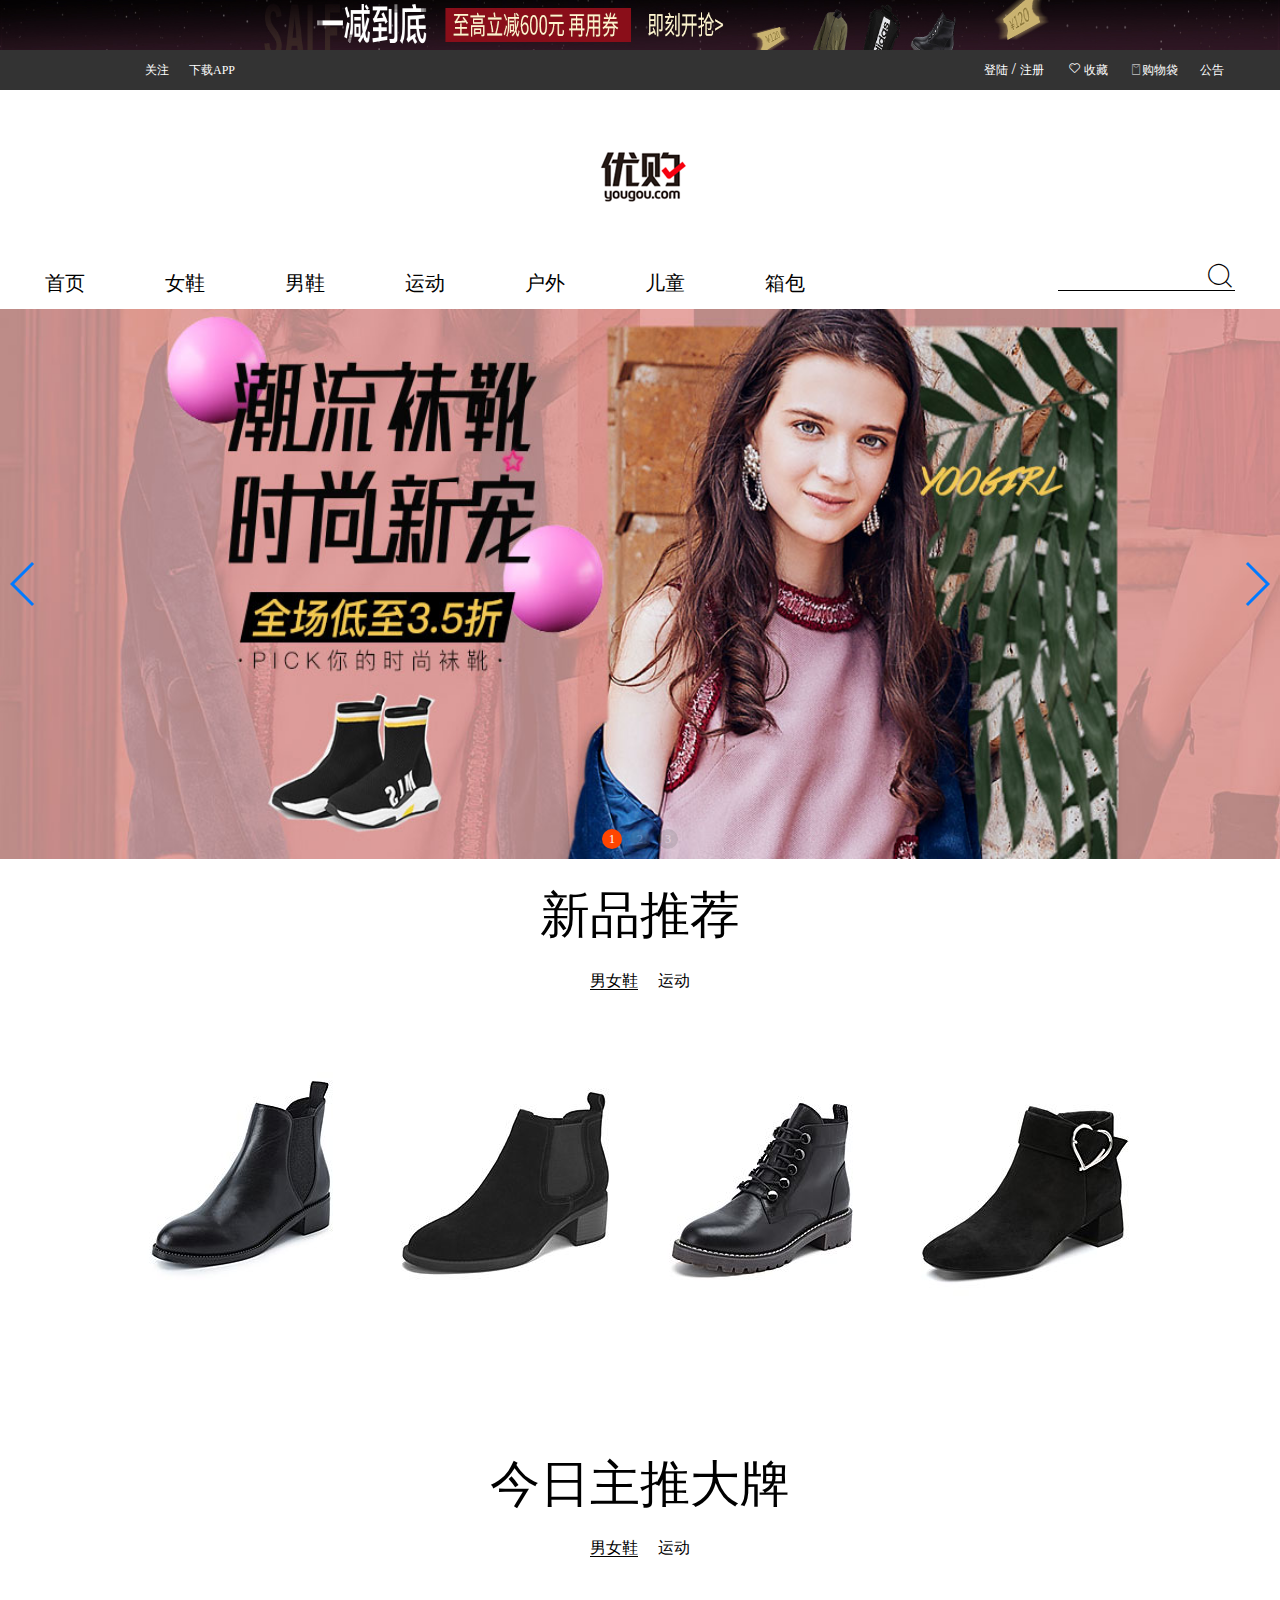
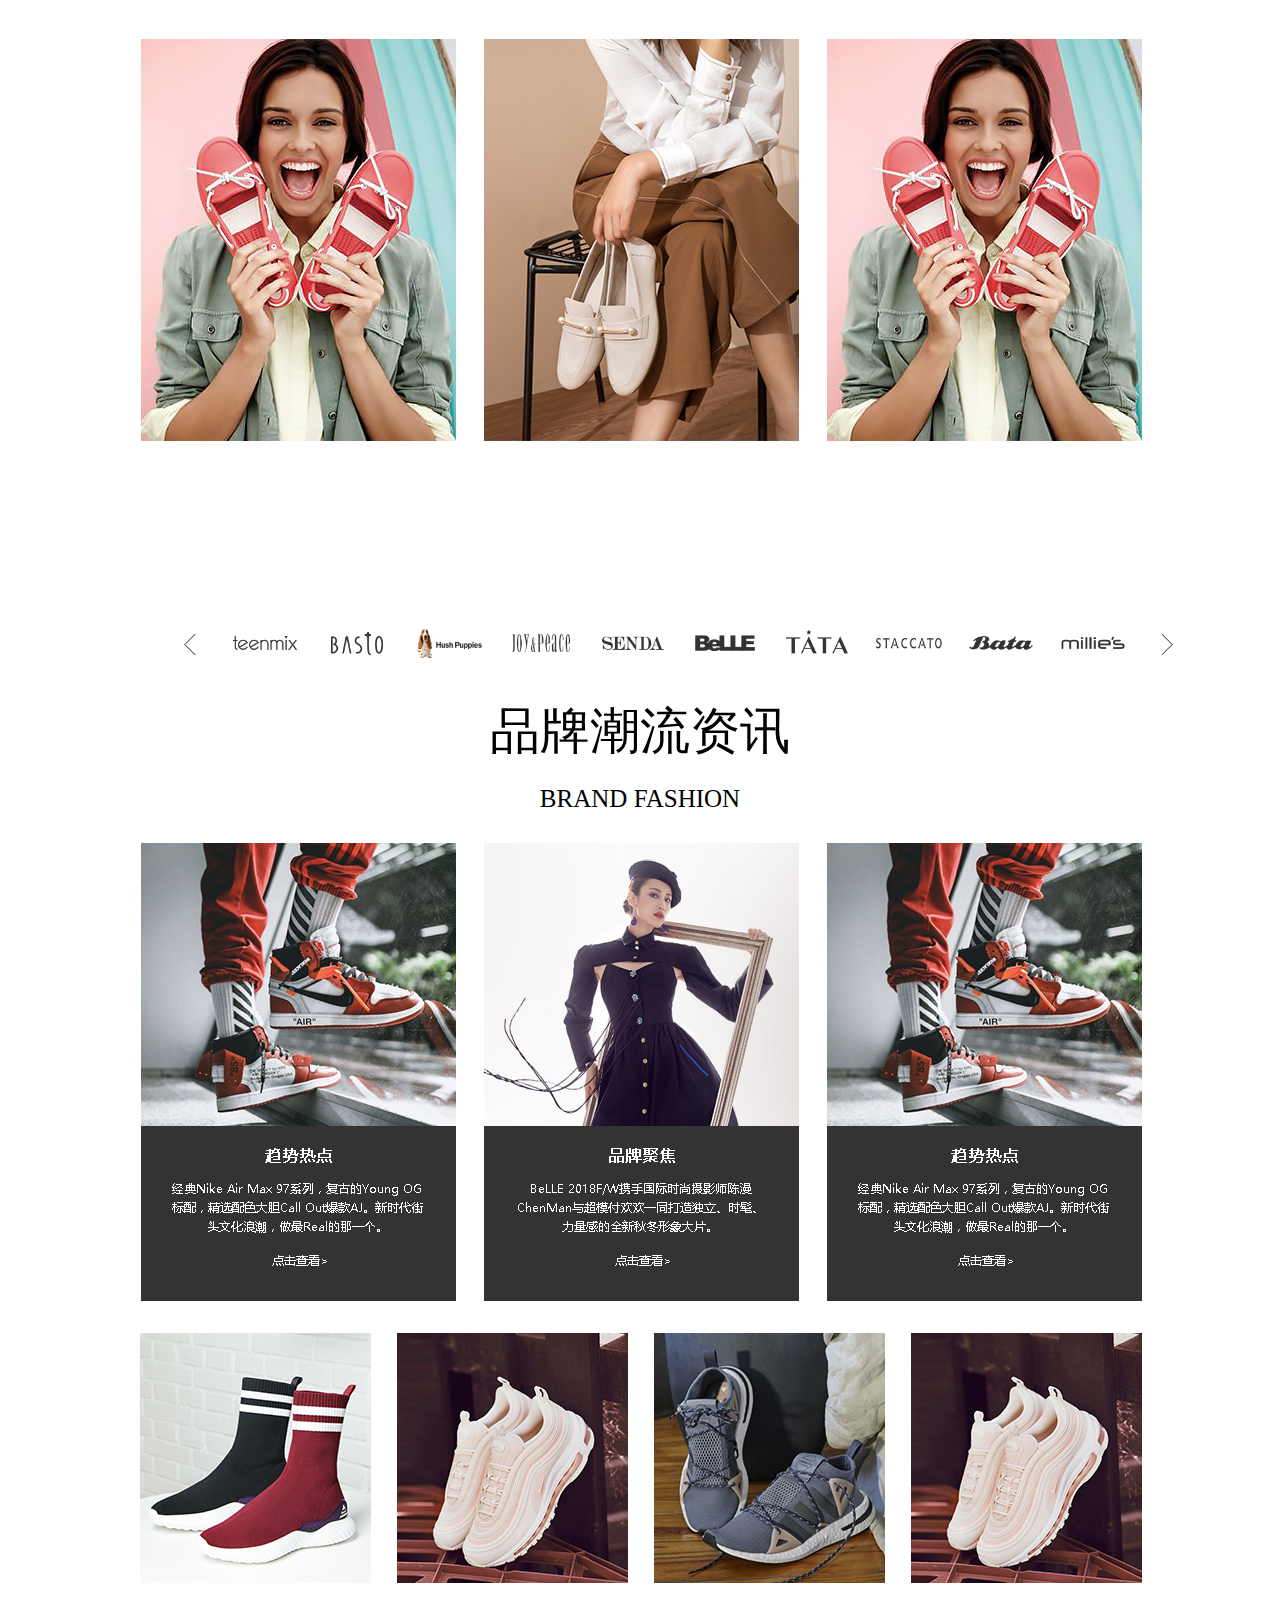
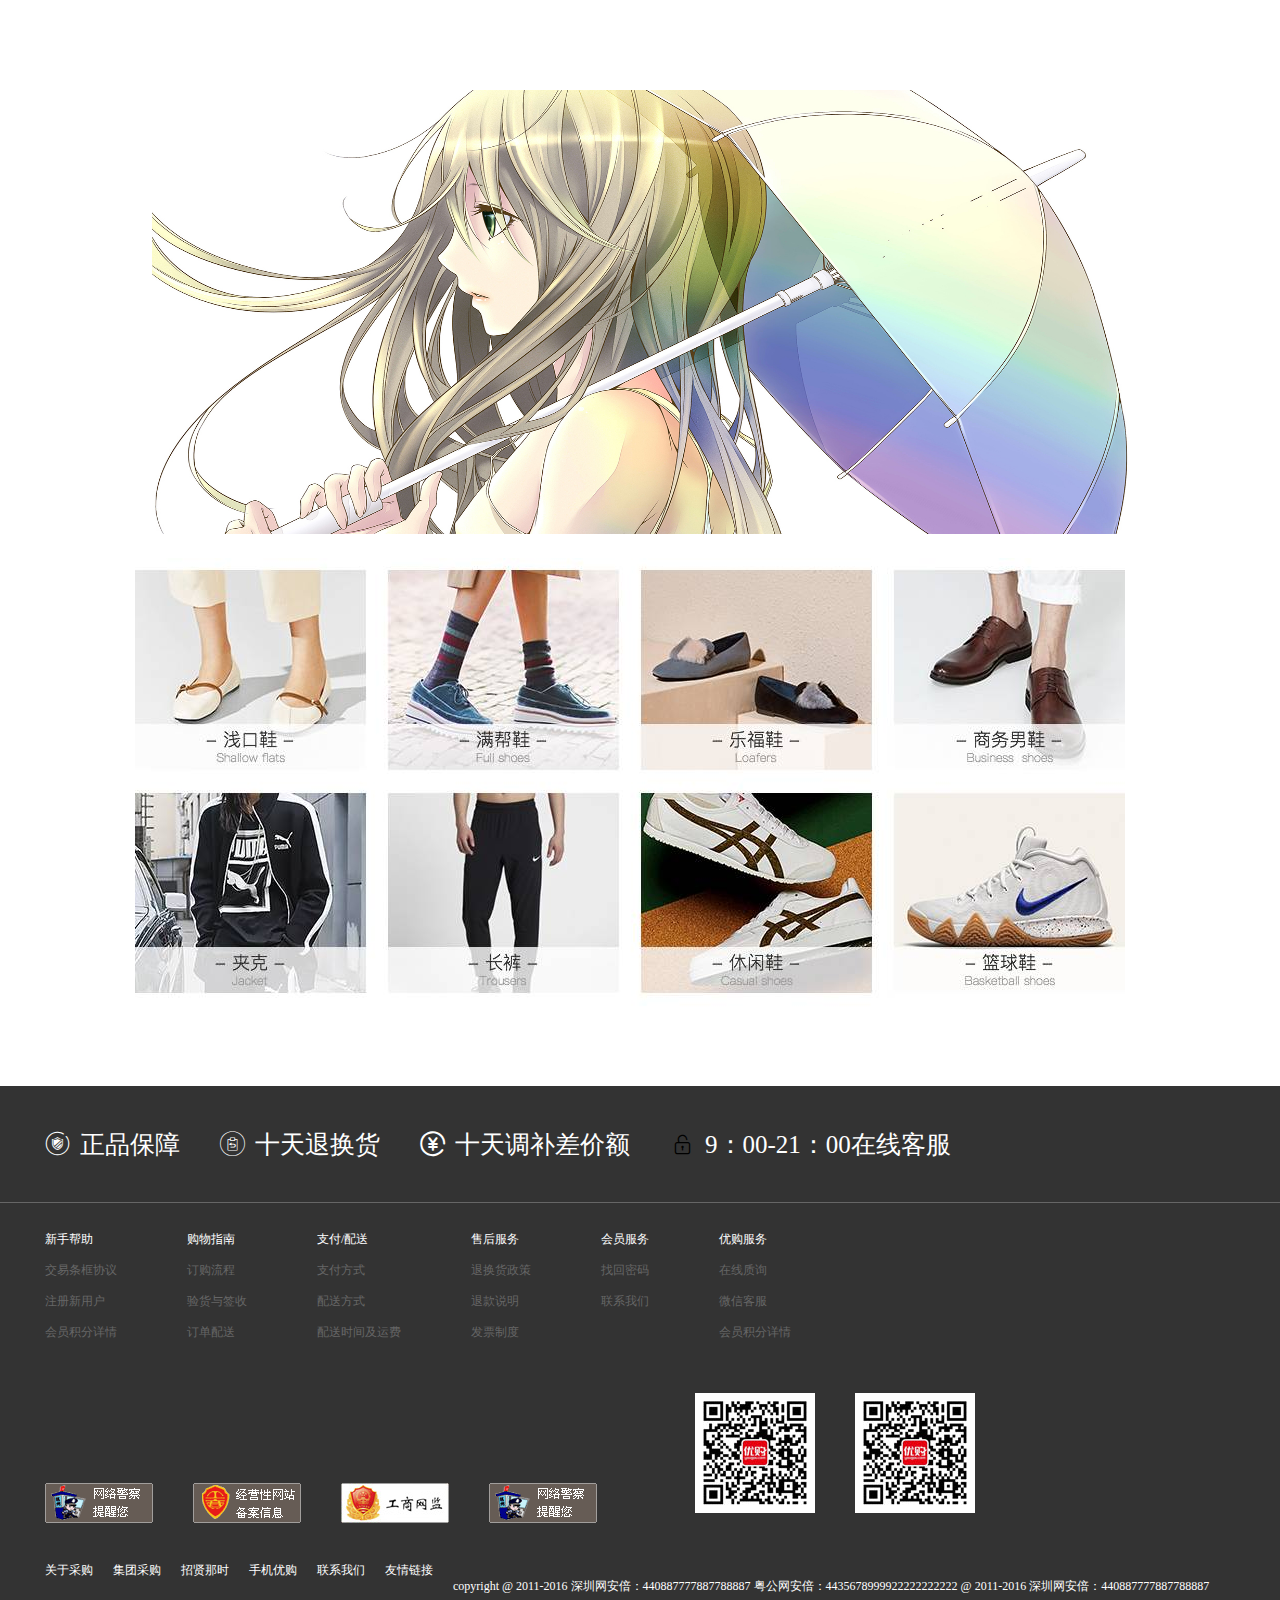
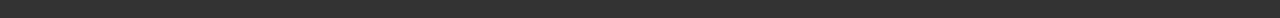
<file: src/index.html>
<!DOCTYPE html>
<html lang="zh">
<head>
	<meta charset="UTF-8" />
	<meta name="viewport" content="width=device-width, initial-scale=1.0" />
	<meta http-equiv="X-UA-Compatible" content="ie=edge" />
	<title>Document</title>
	<link rel="stylesheet" href="css/base.css" />
	<link rel="stylesheet" href="css/index.css" />
	<link rel="stylesheet" href="font/iconfont.css" />
	<link rel="stylesheet" type="text/css" href="css/swiper.css" />
	<script src="js/swiper.min.js" type="text/javascript" charset="utf-8"></script>
		<style type="text/css">
			.swiper-container {
				width: 100%;
				height: 550px;
				background: #ccc;
			}
			#swiper-container img{
				height: 550px;
				width: 100%;
			}
			
			.swiper-slide {
				font-size: 60px;
				text-align: center;
				line-height: 300px;
			}
			
			.swiper-pagination-bullet {
				width: 20px;
				height: 20px;
				text-align: center;
				line-height: 20px;
				color: #fff;
				background: #666;
				font-size: 12px;
			}
			
			.swiper-pagination-bullet-active {
				color: #fff;
				background: orangered;
			}
		</style>
</head>
<body>
		
		<div id="top">
			<a href="">
				<img src="img/5.jpg" alt="" />
			</a>
		</div>
		
		<div id="headr">
			<div class="container">
				<ul class="ul1 fl">
					<li>关注</li>
					<li>下载APP</li>
				</ul>
				<ul class="ul2 fr">
					<li><a href="">登陆</a>
						/
						<a href="html/reg.html">注册</a>
					</li>
					<li><i class="iconfont icon-xin"></i><a href="">收藏</a></li>
					<li><i></i><a class="iconfont icon-tubiaozhizuomoban-" href="">购物袋</a></li>
					<li><a href="">公告</a></li>	
				</ul>
			</div>
		</div>
		
		<div id="logo">
			<div class="container">
				<div class="shang">
					<a href="">
						<img src="img/logo.png" alt="" />
					</a>
				</div>
				<div class="xia">
					<ul>
						<li><a href="">首页</a>
							
						</li>
						<li><a href="">女鞋</a>
							<div class="ej">
								<dl>
									<dt><a href="">品牌</a></dt>
									<dd><a href="">百丽</a></dd>
									<dd><a href="">他她</a></dd>
									<dd><a href="">百丽</a></dd>
									<dd><a href="">百丽</a></dd>
									<dd><a href="">百丽</a></dd>
									
								</dl>
								<dl>
									<dt><a href="">女士单鞋</a></dt>
									<dd><a href="">小白鞋</a></dd>
									<dd><a href="">小白鞋</a></dd>
									<dd><a href="">小白鞋</a></dd>
									<dd><a href="">小白鞋</a></dd>
									<dd><a href="">小白鞋</a></dd>
								</dl>
								<dl>
									<dt><a href="">女士靴子</a></dt>
									<dd><a href="">短靴</a></dd>
									<dd><a href="">短靴</a></dd>
									<dd><a href="">短靴</a></dd>
									<dd><a href="">短靴</a></dd>
									<dd><a href="">短靴</a></dd>
								</dl>
								<dl>
									<dt><a href="">女士凉鞋</a></dt>
									<dd><a href="">拖鞋</a></dd>
									<dd><a href="">拖鞋</a></dd>
									<dd><a href="">拖鞋</a></dd>
									<dd><a href="">拖鞋</a></dd>
									<dd><a href="">拖鞋</a></dd>
								</dl>
								<dl>
									<dt><a href="">关键词</a></dt>
									<dd><a href="">关键词</a></dd>
									<dd><a href="">关键词</a></dd>
									<dd><a href="">关键词</a></dd>
									<dd><a href="">关键词</a></dd>
									<dd><a href="">关键词</a></dd>
								</dl>
							</div>
						</li>
						<li><a href="">男鞋</a>
							<div class="ej">
								<dl>
									<dt><a href="">品牌</a></dt>
									<dd><a href="">百丽</a></dd>
									<dd><a href="">他她</a></dd>
									<dd><a href="">百丽</a></dd>
									<dd><a href="">百丽</a></dd>
									<dd><a href="">百丽</a></dd>
									
								</dl>
								<dl>
									<dt><a href="">女士单鞋</a></dt>
									<dd><a href="">小白鞋</a></dd>
									<dd><a href="">小白鞋</a></dd>
									<dd><a href="">小白鞋</a></dd>
									<dd><a href="">小白鞋</a></dd>
									<dd><a href="">小白鞋</a></dd>
								</dl>
								<dl>
									<dt><a href="">女士靴子</a></dt>
									<dd><a href="">短靴</a></dd>
									<dd><a href="">短靴</a></dd>
									<dd><a href="">短靴</a></dd>
									<dd><a href="">短靴</a></dd>
									<dd><a href="">短靴</a></dd>
								</dl>
								<dl>
									<dt><a href="">女士凉鞋</a></dt>
									<dd><a href="">拖鞋</a></dd>
									<dd><a href="">拖鞋</a></dd>
									<dd><a href="">拖鞋</a></dd>
									<dd><a href="">拖鞋</a></dd>
									<dd><a href="">拖鞋</a></dd>
								</dl>
								<dl>
									<dt><a href="">关键词</a></dt>
									<dd><a href="">关键词</a></dd>
									<dd><a href="">关键词</a></dd>
									<dd><a href="">关键词</a></dd>
									<dd><a href="">关键词</a></dd>
									<dd><a href="">关键词</a></dd>
								</dl>
							</div>
						</li>
						<li><a href="">运动</a>
							<div class="ej">
								<dl>
									<dt><a href="">品牌</a></dt>
									<dd><a href="">百丽</a></dd>
									<dd><a href="">他她</a></dd>
									<dd><a href="">百丽</a></dd>
									<dd><a href="">百丽</a></dd>
									<dd><a href="">百丽</a></dd>
									
								</dl>
								<dl>
									<dt><a href="">女士单鞋</a></dt>
									<dd><a href="">小白鞋</a></dd>
									<dd><a href="">小白鞋</a></dd>
									<dd><a href="">小白鞋</a></dd>
									<dd><a href="">小白鞋</a></dd>
									<dd><a href="">小白鞋</a></dd>
								</dl>
								<dl>
									<dt><a href="">女士靴子</a></dt>
									<dd><a href="">短靴</a></dd>
									<dd><a href="">短靴</a></dd>
									<dd><a href="">短靴</a></dd>
									<dd><a href="">短靴</a></dd>
									<dd><a href="">短靴</a></dd>
								</dl>
								<dl>
									<dt><a href="">女士凉鞋</a></dt>
									<dd><a href="">拖鞋</a></dd>
									<dd><a href="">拖鞋</a></dd>
									<dd><a href="">拖鞋</a></dd>
									<dd><a href="">拖鞋</a></dd>
									<dd><a href="">拖鞋</a></dd>
								</dl>
								<dl>
									<dt><a href="">关键词</a></dt>
									<dd><a href="">关键词</a></dd>
									<dd><a href="">关键词</a></dd>
									<dd><a href="">关键词</a></dd>
									<dd><a href="">关键词</a></dd>
									<dd><a href="">关键词</a></dd>
								</dl>
							</div>
						</li>
						<li><a href="">户外</a>
							<div class="ej">
								<dl>
									<dt><a href="">品牌</a></dt>
									<dd><a href="">百丽</a></dd>
									<dd><a href="">他她</a></dd>
									<dd><a href="">百丽</a></dd>
									<dd><a href="">百丽</a></dd>
									<dd><a href="">百丽</a></dd>
									
								</dl>
								<dl>
									<dt><a href="">女士单鞋</a></dt>
									<dd><a href="">小白鞋</a></dd>
									<dd><a href="">小白鞋</a></dd>
									<dd><a href="">小白鞋</a></dd>
									<dd><a href="">小白鞋</a></dd>
									<dd><a href="">小白鞋</a></dd>
								</dl>
								<dl>
									<dt><a href="">女士靴子</a></dt>
									<dd><a href="">短靴</a></dd>
									<dd><a href="">短靴</a></dd>
									<dd><a href="">短靴</a></dd>
									<dd><a href="">短靴</a></dd>
									<dd><a href="">短靴</a></dd>
								</dl>
								<dl>
									<dt><a href="">女士凉鞋</a></dt>
									<dd><a href="">拖鞋</a></dd>
									<dd><a href="">拖鞋</a></dd>
									<dd><a href="">拖鞋</a></dd>
									<dd><a href="">拖鞋</a></dd>
									<dd><a href="">拖鞋</a></dd>
								</dl>
								<dl>
									<dt><a href="">关键词</a></dt>
									<dd><a href="">关键词</a></dd>
									<dd><a href="">关键词</a></dd>
									<dd><a href="">关键词</a></dd>
									<dd><a href="">关键词</a></dd>
									<dd><a href="">关键词</a></dd>
								</dl>
							</div>
						</li>
						<li><a href="">儿童</a>
							<div class="ej">
								<dl>
									<dt><a href="">品牌</a></dt>
									<dd><a href="">百丽</a></dd>
									<dd><a href="">他她</a></dd>
									<dd><a href="">百丽</a></dd>
									<dd><a href="">百丽</a></dd>
									<dd><a href="">百丽</a></dd>
									
								</dl>
								<dl>
									<dt><a href="">女士单鞋</a></dt>
									<dd><a href="">小白鞋</a></dd>
									<dd><a href="">小白鞋</a></dd>
									<dd><a href="">小白鞋</a></dd>
									<dd><a href="">小白鞋</a></dd>
									<dd><a href="">小白鞋</a></dd>
								</dl>
								<dl>
									<dt><a href="">女士靴子</a></dt>
									<dd><a href="">短靴</a></dd>
									<dd><a href="">短靴</a></dd>
									<dd><a href="">短靴</a></dd>
									<dd><a href="">短靴</a></dd>
									<dd><a href="">短靴</a></dd>
								</dl>
								<dl>
									<dt><a href="">女士凉鞋</a></dt>
									<dd><a href="">拖鞋</a></dd>
									<dd><a href="">拖鞋</a></dd>
									<dd><a href="">拖鞋</a></dd>
									<dd><a href="">拖鞋</a></dd>
									<dd><a href="">拖鞋</a></dd>
								</dl>
								<dl>
									<dt><a href="">关键词</a></dt>
									<dd><a href="">关键词</a></dd>
									<dd><a href="">关键词</a></dd>
									<dd><a href="">关键词</a></dd>
									<dd><a href="">关键词</a></dd>
									<dd><a href="">关键词</a></dd>
								</dl>
							</div>
						</li>
						<li><a href="">箱包</a>
							<div class="ej">
								<dl>
									<dt><a href="">品牌</a></dt>
									<dd><a href="">百丽</a></dd>
									<dd><a href="">他她</a></dd>
									<dd><a href="">百丽</a></dd>
									<dd><a href="">百丽</a></dd>
									<dd><a href="">百丽</a></dd>
									
								</dl>
								<dl>
									<dt><a href="">女士单鞋</a></dt>
									<dd><a href="">小白鞋</a></dd>
									<dd><a href="">小白鞋</a></dd>
									<dd><a href="">小白鞋</a></dd>
									<dd><a href="">小白鞋</a></dd>
									<dd><a href="">小白鞋</a></dd>
								</dl>
								<dl>
									<dt><a href="">女士靴子</a></dt>
									<dd><a href="">短靴</a></dd>
									<dd><a href="">短靴</a></dd>
									<dd><a href="">短靴</a></dd>
									<dd><a href="">短靴</a></dd>
									<dd><a href="">短靴</a></dd>
								</dl>
								<dl>
									<dt><a href="">女士凉鞋</a></dt>
									<dd><a href="">拖鞋</a></dd>
									<dd><a href="">拖鞋</a></dd>
									<dd><a href="">拖鞋</a></dd>
									<dd><a href="">拖鞋</a></dd>
									<dd><a href="">拖鞋</a></dd>
								</dl>
								<dl>
									<dt><a href="">关键词</a></dt>
									<dd><a href="">秋衣秋裤</a></dd>
									<dd><a href="">秋衣秋裤</a></dd>
									<dd><a href="">秋衣秋裤</a></dd>
									<dd><a href="">秋衣秋裤</a></dd>
									<dd><a href="">秋衣秋裤</a></dd>
								</dl>
							</div>
						</li>
					</ul>
					<input type="text" class="fr" /><i class="iconfont icon-magnifier"></i>
					
				</div>
			</div>
		</div>
		
		
		
		
		
		<div class="swiper-container" id="swiper-container">
			<div class="swiper-wrapper">
				
				<div class="swiper-slide" style="background: lavenderblush;">
					<img src="img/10.jpg" alt="" />
				</div>
				<div class="swiper-slide" style="background: lawngreen;">
					<img src="img/4f8a4dd6e8054524add504faf68bd3c2.jpg" alt="" />
				</div>
				<div class="swiper-slide" style="background: lemonchiffon;">
					<img src="img/9.jpg" alt="" />
				</div>
				
			</div>
			<!--按钮-->
			<div class="swiper-button-prev"></div>
			<div class="swiper-button-next"></div>
			<!--分页-->
			<div class="swiper-pagination"></div>
		</div>
		<script type="text/javascript">
			var s1 = new Swiper('.swiper-container', {
				autoplay: { 
					delay:2000,
					disableOnInteraction:false
				},
				loop: true,
				speed: 500,
				navigation: {
					nextEl: '.swiper-button-next',
					prevEl: '.swiper-button-prev'
				},
				pagination: {
					el: '.swiper-pagination',
					clickable: true,
					renderBullet: function(index, className) {
						return '<span class="' + className + '">' + (index + 1) + '</span>';//生成焦点数字
					}
				},
				mousewheel:true

			});
			
			var oBox=document.getElementById('swiper-container');
			
			oBox.onmouseover=function(){
				s1.autoplay.stop();
			}
			
			oBox.onmouseout=function(){
				s1.autoplay.start();
			}
		</script>
		
		
		
		 
		
		
		
		
		
		<div id="lunbo">
			<div class="container">
				<div class="xptj">
					<h3>新品推荐</h3>
					
				</div>
				<div class="dv1">
					<p><span>男女鞋</span>运动</p>
				</div>
				<div class="dic">
					<ul>
				 	<li>
				 		<img src="img/a30.jpg" alt="" />
				 	</li>
				 	<li>
				 		<img src="img/a12.jpg" alt="" />
				 	</li>
				 	<li>
				 		<img src="img/a5.jpg" alt="" />
				 	</li>
				 	<li>
				 		<img src="img/a35.jpg" alt="" />
				 	</li>
				 </ul>
				</div>
				 
			</div>
		</div>
		
		
		<div id="zhutui">
			<div class="container">
				<div class="dv2">今日主推大牌</div>
				<div class="dv3">
					<p><a href="a"><span>男女鞋</span></a><a href="">运动</a></p>
				</div>
				<div class="dv4">
					<ul>
						<li><a href=""><img src="img/16.jpg" alt="" /></a></li>
						<li><a href=""><img src="img/17.jpg" alt="" /></a></li>
						<li><a href=""><img src="img/16.jpg" alt="" /></a></li>
					</ul>
				</div>
				
			
				
				
			</div>
			<div class="dv5">
					<img src="img/21.png" alt="" />
				</div>
				
		</div>
		
		
		
		
		
		<div id="chaoliu">
			<div class="container">
				<div class="dv8">品牌潮流资讯</div>
				<div class="dv9">
				<p><span>BRAND</span> FASHION</p>
				</div>
				<div class="dv10">
					<ul>
						<li><a href=""><img src="img/1.jpg" alt="" /></a></li>
						<li><a href=""><img src="img/25.jpg" alt="" /></a></li>
						<li><a href=""><img src="img/1.jpg" alt="" /></a></li>
					</ul>
				</div>
			</div>
			
		</div>


		
		<div id="tupian">
			<div class="container">
				<div class="dv11">
					<ul>
					<li><a href=""><img src="img/2.jpg" alt="" /></a></li>
					<li><a href=""><img src="img/3.jpg" alt="" /></a></li>
					<li><a href=""><img src="img/4.jpg" alt="" /></a></li>
					<li><a href=""><img src="img/3.jpg" alt="" /></a></li>
					
					</ul>
				</div>
				
			</div>
		</div>
		
		
		<div id="shiping">
			<div class="container">
				<div class="dv12">
				<a href=""><img src="img/26.jpg" alt="" /></a>	
				</div>
			</div>
		</div>
		
		<div id="sp">
			<div class="container">
				<div class="dv13">
					<a href=""></a><img src="img/222.jpg" alt="" />
				</div>
				
			</div>
		</div>
		
		
		
		
		
		
		
		
		
		
		
		
		
		
		
		
		
		
		
		
		
		
		
		
		
		
		<div id="zp">
			<div class="container">
				<ul>
					<li class="iconfont icon-zhengpinbaozheng"><i></i><a href="">正品保障</a></li>
					<li class="iconfont icon-tuihuanhuo"><i></i><a href="">十天退换货</a></li>
					<li class="iconfont icon-buchajia"><i></i><a href="">十天调补差价额</a></li>
					<li class="iconfont icon-mima"><i></i><a href="">9：00-21：00在线客服</a></li>
				</ul>
			</div>
		</div>
		
		<div id="dibu">
			<div class="container">
				<div class="shang">
					<ul>
						<li class="dl1"><a href="">新手帮助</a></li>
						<li><a href="">交易条框协议</a></li>
						<li><a href="">注册新用户</a></li>
						<li><a href="">会员积分详情</a></li>
					</ul>
					<ul>
						<li class="dl1"><a href="">购物指南</a></li>
						<li><a href="">订购流程</a></li>
						<li><a href="">验货与签收</a></li>
						<li><a href="">订单配送</a></li>
					</ul>
					<ul>
						<li class="dl1"><a href="">支付/配送</a></li>
						<li><a href="">支付方式</a></li>
						<li><a href="">配送方式</a></li>
						<li><a href="">配送时间及运费</a></li>
					</ul>
					<ul>
						<li class="dl1"><a href="">售后服务</a></li>
						<li><a href="">退换货政策</a></li>
						<li><a href="">退款说明</a></li>
						<li><a href="">发票制度</a></li>
					</ul>
					<ul>
						<li class="dl1"><a href="">会员服务</a></li>
						<li><a href="">找回密码</a></li>
						<li><a href="">联系我们</a></li>
						
					</ul>
					<ul>
						<li class="dl1"><a href="">优购服务</a></li>
						<li><a href="">在线质询</a></li>
						<li><a href="">微信客服</a></li>
						<li><a href="">会员积分详情</a></li>
					</ul>
				</div>
				<div class="zhong">
					<div class="zuo fl">
						<ul>
						<li><a href=""><img src="img/14.png" alt="" /></a></li>
						<li><a href=""><img src="img/12.png" alt="" /></a></li>
						<li><a href=""><img src="img/13.jpg" alt="" /></a></li>
						<li><a href=""><img src="img/14.png" alt="" /></a></li>
						</ul>
					</div>
					<div class="you fl">
						<ul>
						<li><a href=""><img src="img/6.jpg" alt="" /></a></li>
						<li><a href=""><img src="img/6.jpg" alt="" /></a></li>
						</ul>
					</div>
					
				</div>
				<div class="xia">
					<ul>
						<li><a href="">关于采购</a></li>
						<li><a href="">集团采购</a></li>
						<li><a href="">招贤那时</a></li>
						<li><a href="">手机优购</a></li>
						<li><a href="">联系我们</a></li>
						<li><a href="">友情链接</a></li>
					</ul> 
					<br />
					<p>copyright @ 2011-2016 深圳网安倍：440887777887788887 粤公网安倍：4435678999922222222222 @ 2011-2016 深圳网安倍：440887777887788887</p>
				</div>
			</div>
		</div>
	
</body>
</html>
</file>
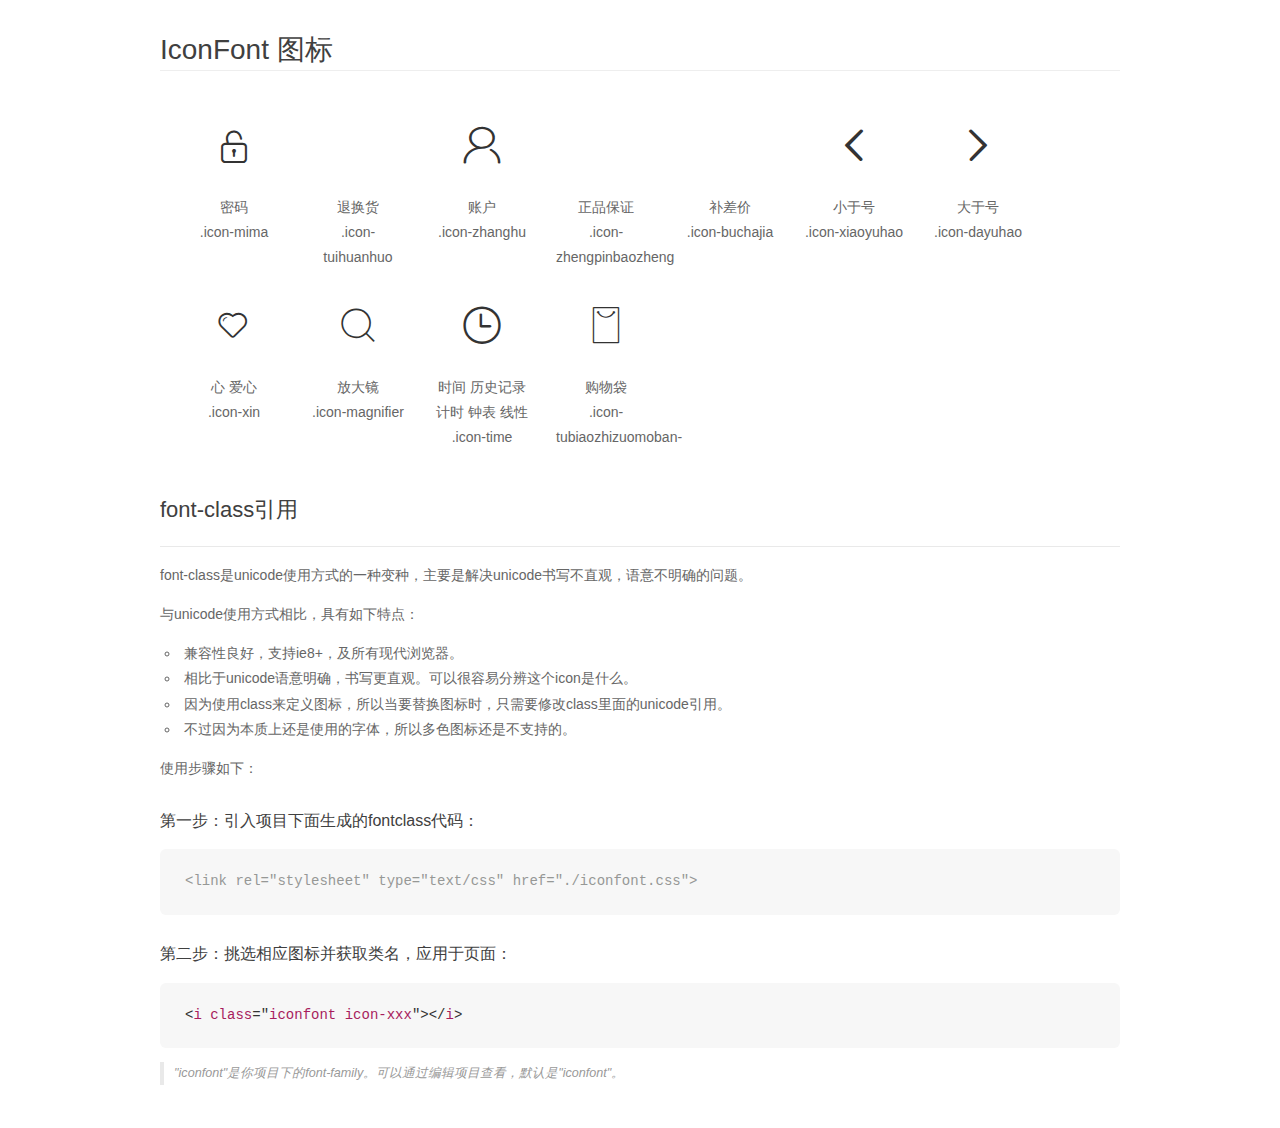
<file: src/font/demo_fontclass.html>
<!DOCTYPE html>
<html>
<head>
    <meta charset="utf-8"/>
    <title>IconFont</title>
    <link rel="stylesheet" href="demo.css">
    <link rel="stylesheet" href="iconfont.css">
</head>
<body>
    <div class="main markdown">
        <h1>IconFont 图标</h1>
        <ul class="icon_lists clear">
            
                <li>
                <i class="icon iconfont icon-mima"></i>
                    <div class="name">密码</div>
                    <div class="fontclass">.icon-mima</div>
                </li>
            
                <li>
                <i class="icon iconfont icon-tuihuanhuo"></i>
                    <div class="name">退换货</div>
                    <div class="fontclass">.icon-tuihuanhuo</div>
                </li>
            
                <li>
                <i class="icon iconfont icon-zhanghu"></i>
                    <div class="name">账户</div>
                    <div class="fontclass">.icon-zhanghu</div>
                </li>
            
                <li>
                <i class="icon iconfont icon-zhengpinbaozheng"></i>
                    <div class="name">正品保证</div>
                    <div class="fontclass">.icon-zhengpinbaozheng</div>
                </li>
            
                <li>
                <i class="icon iconfont icon-buchajia"></i>
                    <div class="name">补差价</div>
                    <div class="fontclass">.icon-buchajia</div>
                </li>
            
                <li>
                <i class="icon iconfont icon-xiaoyuhao"></i>
                    <div class="name">小于号</div>
                    <div class="fontclass">.icon-xiaoyuhao</div>
                </li>
            
                <li>
                <i class="icon iconfont icon-dayuhao"></i>
                    <div class="name">大于号</div>
                    <div class="fontclass">.icon-dayuhao</div>
                </li>
            
                <li>
                <i class="icon iconfont icon-xin"></i>
                    <div class="name">心 爱心</div>
                    <div class="fontclass">.icon-xin</div>
                </li>
            
                <li>
                <i class="icon iconfont icon-magnifier"></i>
                    <div class="name">放大镜</div>
                    <div class="fontclass">.icon-magnifier</div>
                </li>
            
                <li>
                <i class="icon iconfont icon-time"></i>
                    <div class="name">时间 历史记录 计时 钟表 线性</div>
                    <div class="fontclass">.icon-time</div>
                </li>
            
                <li>
                <i class="icon iconfont icon-tubiaozhizuomoban-"></i>
                    <div class="name">购物袋</div>
                    <div class="fontclass">.icon-tubiaozhizuomoban-</div>
                </li>
            
        </ul>

        <h2 id="font-class-">font-class引用</h2>
        <hr>

        <p>font-class是unicode使用方式的一种变种，主要是解决unicode书写不直观，语意不明确的问题。</p>
        <p>与unicode使用方式相比，具有如下特点：</p>
        <ul>
        <li>兼容性良好，支持ie8+，及所有现代浏览器。</li>
        <li>相比于unicode语意明确，书写更直观。可以很容易分辨这个icon是什么。</li>
        <li>因为使用class来定义图标，所以当要替换图标时，只需要修改class里面的unicode引用。</li>
        <li>不过因为本质上还是使用的字体，所以多色图标还是不支持的。</li>
        </ul>
        <p>使用步骤如下：</p>
        <h3 id="-fontclass-">第一步：引入项目下面生成的fontclass代码：</h3>


        <pre><code class="lang-js hljs javascript"><span class="hljs-comment">&lt;link rel="stylesheet" type="text/css" href="./iconfont.css"&gt;</span></code></pre>
        <h3 id="-">第二步：挑选相应图标并获取类名，应用于页面：</h3>
        <pre><code class="lang-css hljs">&lt;<span class="hljs-selector-tag">i</span> <span class="hljs-selector-tag">class</span>="<span class="hljs-selector-tag">iconfont</span> <span class="hljs-selector-tag">icon-xxx</span>"&gt;&lt;/<span class="hljs-selector-tag">i</span>&gt;</code></pre>
        <blockquote>
        <p>"iconfont"是你项目下的font-family。可以通过编辑项目查看，默认是"iconfont"。</p>
        </blockquote>
    </div>
</body>
</html>
</file>
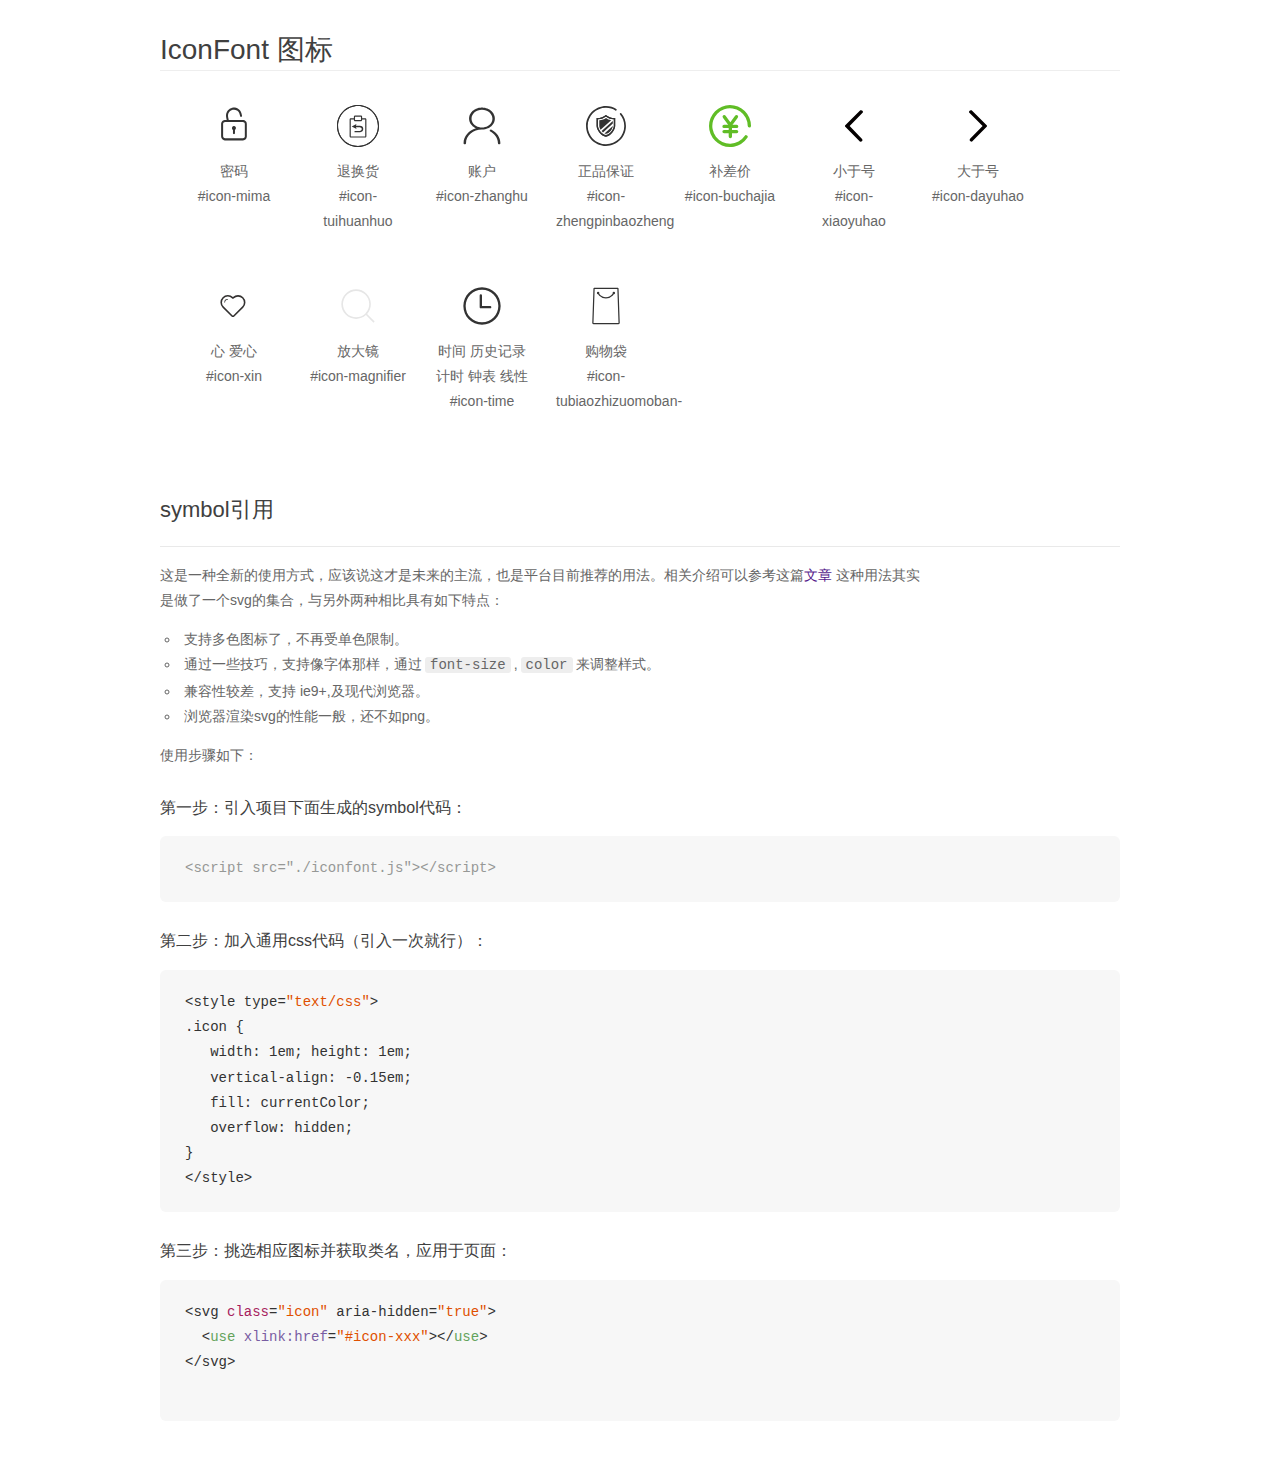
<file: src/font/demo_symbol.html>
<!DOCTYPE html>
<html>
<head>
    <meta charset="utf-8"/>
    <title>IconFont</title>
    <link rel="stylesheet" href="demo.css">
    <script src="iconfont.js"></script>

    <style type="text/css">
        .icon {
          /* 通过设置 font-size 来改变图标大小 */
          width: 1em; height: 1em;
          /* 图标和文字相邻时，垂直对齐 */
          vertical-align: -0.15em;
          /* 通过设置 color 来改变 SVG 的颜色/fill */
          fill: currentColor;
          /* path 和 stroke 溢出 viewBox 部分在 IE 下会显示
             normalize.css 中也包含这行 */
          overflow: hidden;
        }

    </style>
</head>
<body>
    <div class="main markdown">
        <h1>IconFont 图标</h1>
        <ul class="icon_lists clear">
            
                <li>
                    <svg class="icon" aria-hidden="true">
                        <use xlink:href="#icon-mima"></use>
                    </svg>
                    <div class="name">密码</div>
                    <div class="fontclass">#icon-mima</div>
                </li>
            
                <li>
                    <svg class="icon" aria-hidden="true">
                        <use xlink:href="#icon-tuihuanhuo"></use>
                    </svg>
                    <div class="name">退换货</div>
                    <div class="fontclass">#icon-tuihuanhuo</div>
                </li>
            
                <li>
                    <svg class="icon" aria-hidden="true">
                        <use xlink:href="#icon-zhanghu"></use>
                    </svg>
                    <div class="name">账户</div>
                    <div class="fontclass">#icon-zhanghu</div>
                </li>
            
                <li>
                    <svg class="icon" aria-hidden="true">
                        <use xlink:href="#icon-zhengpinbaozheng"></use>
                    </svg>
                    <div class="name">正品保证</div>
                    <div class="fontclass">#icon-zhengpinbaozheng</div>
                </li>
            
                <li>
                    <svg class="icon" aria-hidden="true">
                        <use xlink:href="#icon-buchajia"></use>
                    </svg>
                    <div class="name">补差价</div>
                    <div class="fontclass">#icon-buchajia</div>
                </li>
            
                <li>
                    <svg class="icon" aria-hidden="true">
                        <use xlink:href="#icon-xiaoyuhao"></use>
                    </svg>
                    <div class="name">小于号</div>
                    <div class="fontclass">#icon-xiaoyuhao</div>
                </li>
            
                <li>
                    <svg class="icon" aria-hidden="true">
                        <use xlink:href="#icon-dayuhao"></use>
                    </svg>
                    <div class="name">大于号</div>
                    <div class="fontclass">#icon-dayuhao</div>
                </li>
            
                <li>
                    <svg class="icon" aria-hidden="true">
                        <use xlink:href="#icon-xin"></use>
                    </svg>
                    <div class="name">心 爱心</div>
                    <div class="fontclass">#icon-xin</div>
                </li>
            
                <li>
                    <svg class="icon" aria-hidden="true">
                        <use xlink:href="#icon-magnifier"></use>
                    </svg>
                    <div class="name">放大镜</div>
                    <div class="fontclass">#icon-magnifier</div>
                </li>
            
                <li>
                    <svg class="icon" aria-hidden="true">
                        <use xlink:href="#icon-time"></use>
                    </svg>
                    <div class="name">时间 历史记录 计时 钟表 线性</div>
                    <div class="fontclass">#icon-time</div>
                </li>
            
                <li>
                    <svg class="icon" aria-hidden="true">
                        <use xlink:href="#icon-tubiaozhizuomoban-"></use>
                    </svg>
                    <div class="name">购物袋</div>
                    <div class="fontclass">#icon-tubiaozhizuomoban-</div>
                </li>
            
        </ul>


        <h2 id="symbol-">symbol引用</h2>
        <hr>

        <p>这是一种全新的使用方式，应该说这才是未来的主流，也是平台目前推荐的用法。相关介绍可以参考这篇<a href="">文章</a>
        这种用法其实是做了一个svg的集合，与另外两种相比具有如下特点：</p>
        <ul>
          <li>支持多色图标了，不再受单色限制。</li>
          <li>通过一些技巧，支持像字体那样，通过<code>font-size</code>,<code>color</code>来调整样式。</li>
          <li>兼容性较差，支持 ie9+,及现代浏览器。</li>
          <li>浏览器渲染svg的性能一般，还不如png。</li>
        </ul>
        <p>使用步骤如下：</p>
        <h3 id="-symbol-">第一步：引入项目下面生成的symbol代码：</h3>
        <pre><code class="lang-js hljs javascript"><span class="hljs-comment">&lt;script src="./iconfont.js"&gt;&lt;/script&gt;</span></code></pre>
        <h3 id="-css-">第二步：加入通用css代码（引入一次就行）：</h3>
        <pre><code class="lang-js hljs javascript">&lt;style type=<span class="hljs-string">"text/css"</span>&gt;
.icon {
   width: <span class="hljs-number">1</span>em; height: <span class="hljs-number">1</span>em;
   vertical-align: <span class="hljs-number">-0.15</span>em;
   fill: currentColor;
   overflow: hidden;
}
&lt;<span class="hljs-regexp">/style&gt;</span></code></pre>
        <h3 id="-">第三步：挑选相应图标并获取类名，应用于页面：</h3>
        <pre><code class="lang-js hljs javascript">&lt;svg <span class="hljs-class"><span class="hljs-keyword">class</span></span>=<span class="hljs-string">"icon"</span> aria-hidden=<span class="hljs-string">"true"</span>&gt;<span class="xml"><span class="hljs-tag">
  &lt;<span class="hljs-name">use</span> <span class="hljs-attr">xlink:href</span>=<span class="hljs-string">"#icon-xxx"</span>&gt;</span><span class="hljs-tag">&lt;/<span class="hljs-name">use</span>&gt;</span>
</span>&lt;<span class="hljs-regexp">/svg&gt;
        </span></code></pre>
    </div>
</body>
</html>
</file>
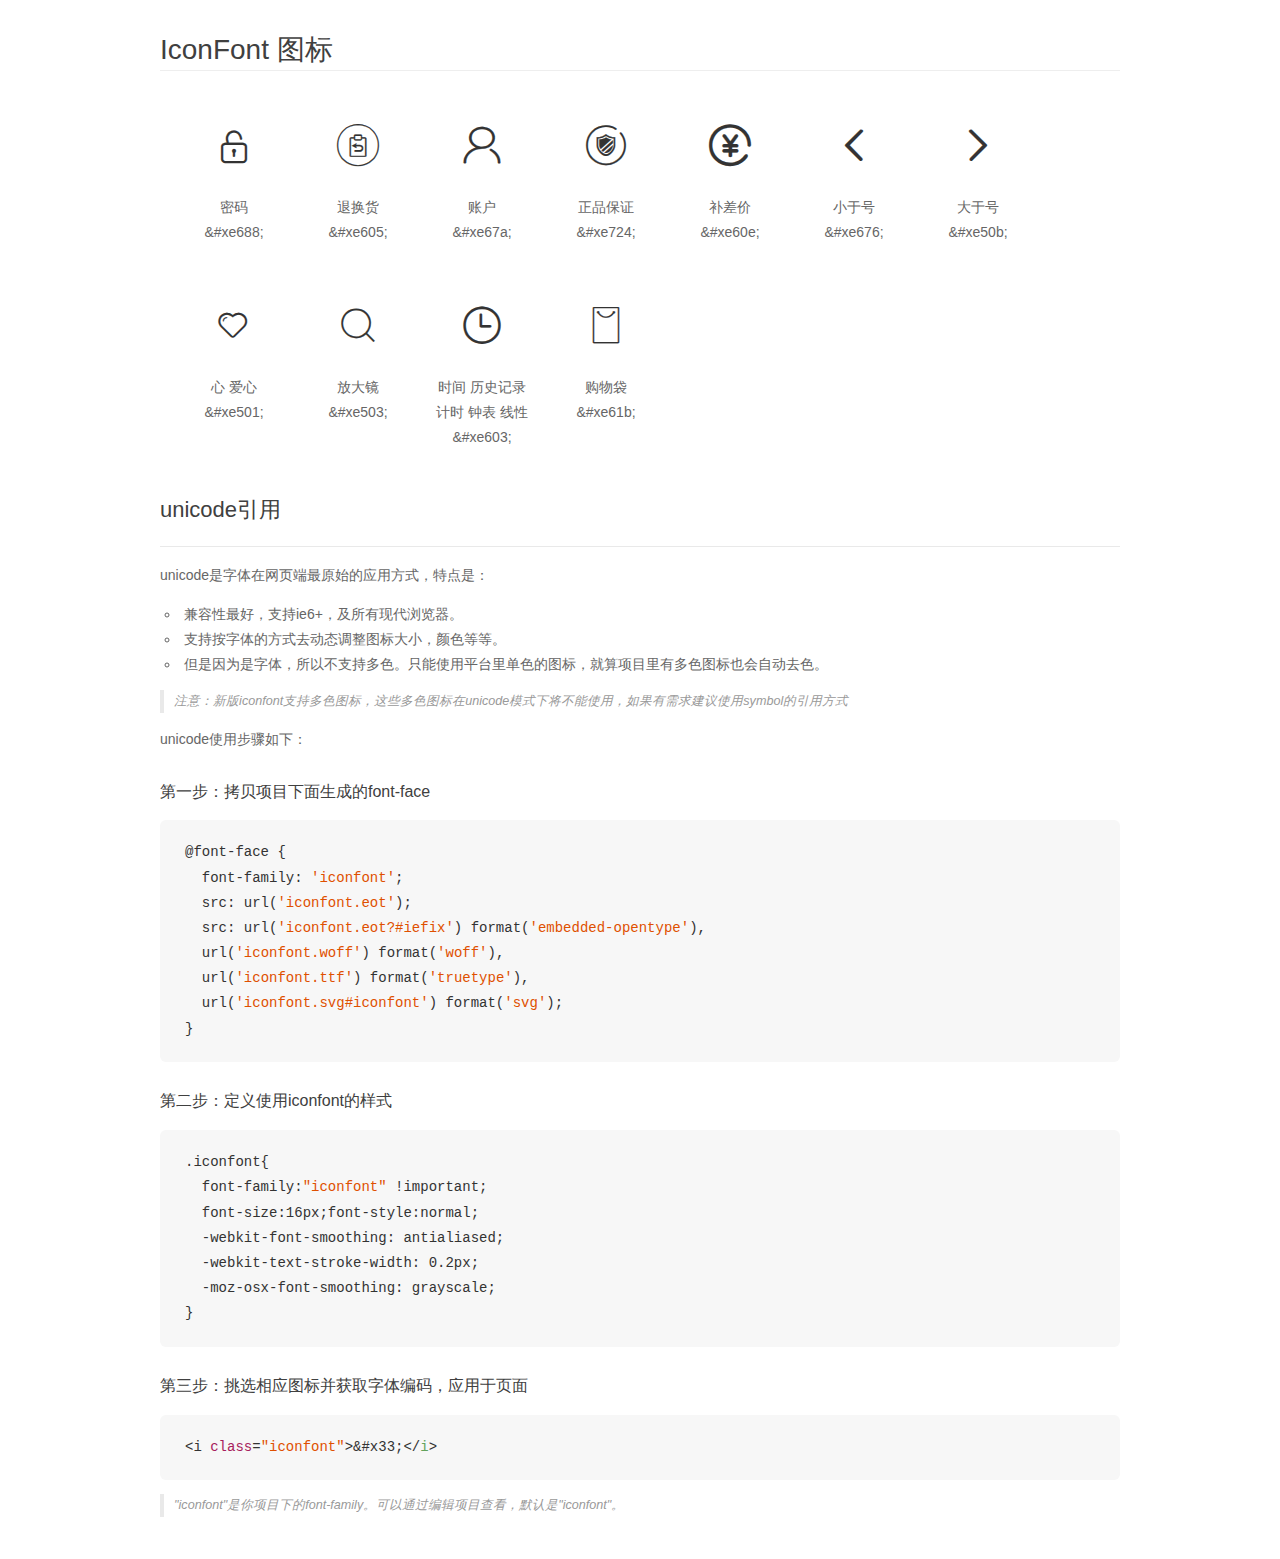
<file: src/font/demo_unicode.html>
<!DOCTYPE html>
<html>
<head>
    <meta charset="utf-8"/>
    <title>IconFont</title>
    <link rel="stylesheet" href="demo.css">

    <style type="text/css">

        @font-face {font-family: "iconfont";
          src: url('iconfont.eot'); /* IE9*/
          src: url('iconfont.eot#iefix') format('embedded-opentype'), /* IE6-IE8 */
          url('iconfont.woff') format('woff'), /* chrome, firefox */
          url('iconfont.ttf') format('truetype'), /* chrome, firefox, opera, Safari, Android, iOS 4.2+*/
          url('iconfont.svg#iconfont') format('svg'); /* iOS 4.1- */
        }

        .iconfont {
          font-family:"iconfont" !important;
          font-size:16px;
          font-style:normal;
          -webkit-font-smoothing: antialiased;
          -webkit-text-stroke-width: 0.2px;
          -moz-osx-font-smoothing: grayscale;
        }

    </style>
</head>
<body>
    <div class="main markdown">
        <h1>IconFont 图标</h1>
        <ul class="icon_lists clear">
            
                <li>
                <i class="icon iconfont">&#xe688;</i>
                    <div class="name">密码</div>
                    <div class="code">&amp;#xe688;</div>
                </li>
            
                <li>
                <i class="icon iconfont">&#xe605;</i>
                    <div class="name">退换货</div>
                    <div class="code">&amp;#xe605;</div>
                </li>
            
                <li>
                <i class="icon iconfont">&#xe67a;</i>
                    <div class="name">账户</div>
                    <div class="code">&amp;#xe67a;</div>
                </li>
            
                <li>
                <i class="icon iconfont">&#xe724;</i>
                    <div class="name">正品保证</div>
                    <div class="code">&amp;#xe724;</div>
                </li>
            
                <li>
                <i class="icon iconfont">&#xe60e;</i>
                    <div class="name">补差价</div>
                    <div class="code">&amp;#xe60e;</div>
                </li>
            
                <li>
                <i class="icon iconfont">&#xe676;</i>
                    <div class="name">小于号</div>
                    <div class="code">&amp;#xe676;</div>
                </li>
            
                <li>
                <i class="icon iconfont">&#xe50b;</i>
                    <div class="name">大于号</div>
                    <div class="code">&amp;#xe50b;</div>
                </li>
            
                <li>
                <i class="icon iconfont">&#xe501;</i>
                    <div class="name">心 爱心</div>
                    <div class="code">&amp;#xe501;</div>
                </li>
            
                <li>
                <i class="icon iconfont">&#xe503;</i>
                    <div class="name">放大镜</div>
                    <div class="code">&amp;#xe503;</div>
                </li>
            
                <li>
                <i class="icon iconfont">&#xe603;</i>
                    <div class="name">时间 历史记录 计时 钟表 线性</div>
                    <div class="code">&amp;#xe603;</div>
                </li>
            
                <li>
                <i class="icon iconfont">&#xe61b;</i>
                    <div class="name">购物袋</div>
                    <div class="code">&amp;#xe61b;</div>
                </li>
            
        </ul>
        <h2 id="unicode-">unicode引用</h2>
        <hr>

        <p>unicode是字体在网页端最原始的应用方式，特点是：</p>
        <ul>
        <li>兼容性最好，支持ie6+，及所有现代浏览器。</li>
        <li>支持按字体的方式去动态调整图标大小，颜色等等。</li>
        <li>但是因为是字体，所以不支持多色。只能使用平台里单色的图标，就算项目里有多色图标也会自动去色。</li>
        </ul>
        <blockquote>
        <p>注意：新版iconfont支持多色图标，这些多色图标在unicode模式下将不能使用，如果有需求建议使用symbol的引用方式</p>
        </blockquote>
        <p>unicode使用步骤如下：</p>
        <h3 id="-font-face">第一步：拷贝项目下面生成的font-face</h3>
        <pre><code class="lang-js hljs javascript">@font-face {
  font-family: <span class="hljs-string">'iconfont'</span>;
  src: url(<span class="hljs-string">'iconfont.eot'</span>);
  src: url(<span class="hljs-string">'iconfont.eot?#iefix'</span>) format(<span class="hljs-string">'embedded-opentype'</span>),
  url(<span class="hljs-string">'iconfont.woff'</span>) format(<span class="hljs-string">'woff'</span>),
  url(<span class="hljs-string">'iconfont.ttf'</span>) format(<span class="hljs-string">'truetype'</span>),
  url(<span class="hljs-string">'iconfont.svg#iconfont'</span>) format(<span class="hljs-string">'svg'</span>);
}
</code></pre>
        <h3 id="-iconfont-">第二步：定义使用iconfont的样式</h3>
        <pre><code class="lang-js hljs javascript">.iconfont{
  font-family:<span class="hljs-string">"iconfont"</span> !important;
  font-size:<span class="hljs-number">16</span>px;font-style:normal;
  -webkit-font-smoothing: antialiased;
  -webkit-text-stroke-width: <span class="hljs-number">0.2</span>px;
  -moz-osx-font-smoothing: grayscale;
}
</code></pre>
        <h3 id="-">第三步：挑选相应图标并获取字体编码，应用于页面</h3>
        <pre><code class="lang-js hljs javascript">&lt;i <span class="hljs-class"><span class="hljs-keyword">class</span></span>=<span class="hljs-string">"iconfont"</span>&gt;&amp;#x33;<span class="xml"><span class="hljs-tag">&lt;/<span class="hljs-name">i</span>&gt;</span></span></code></pre>

        <blockquote>
        <p>"iconfont"是你项目下的font-family。可以通过编辑项目查看，默认是"iconfont"。</p>
        </blockquote>
    </div>


</body>
</html>
</file>
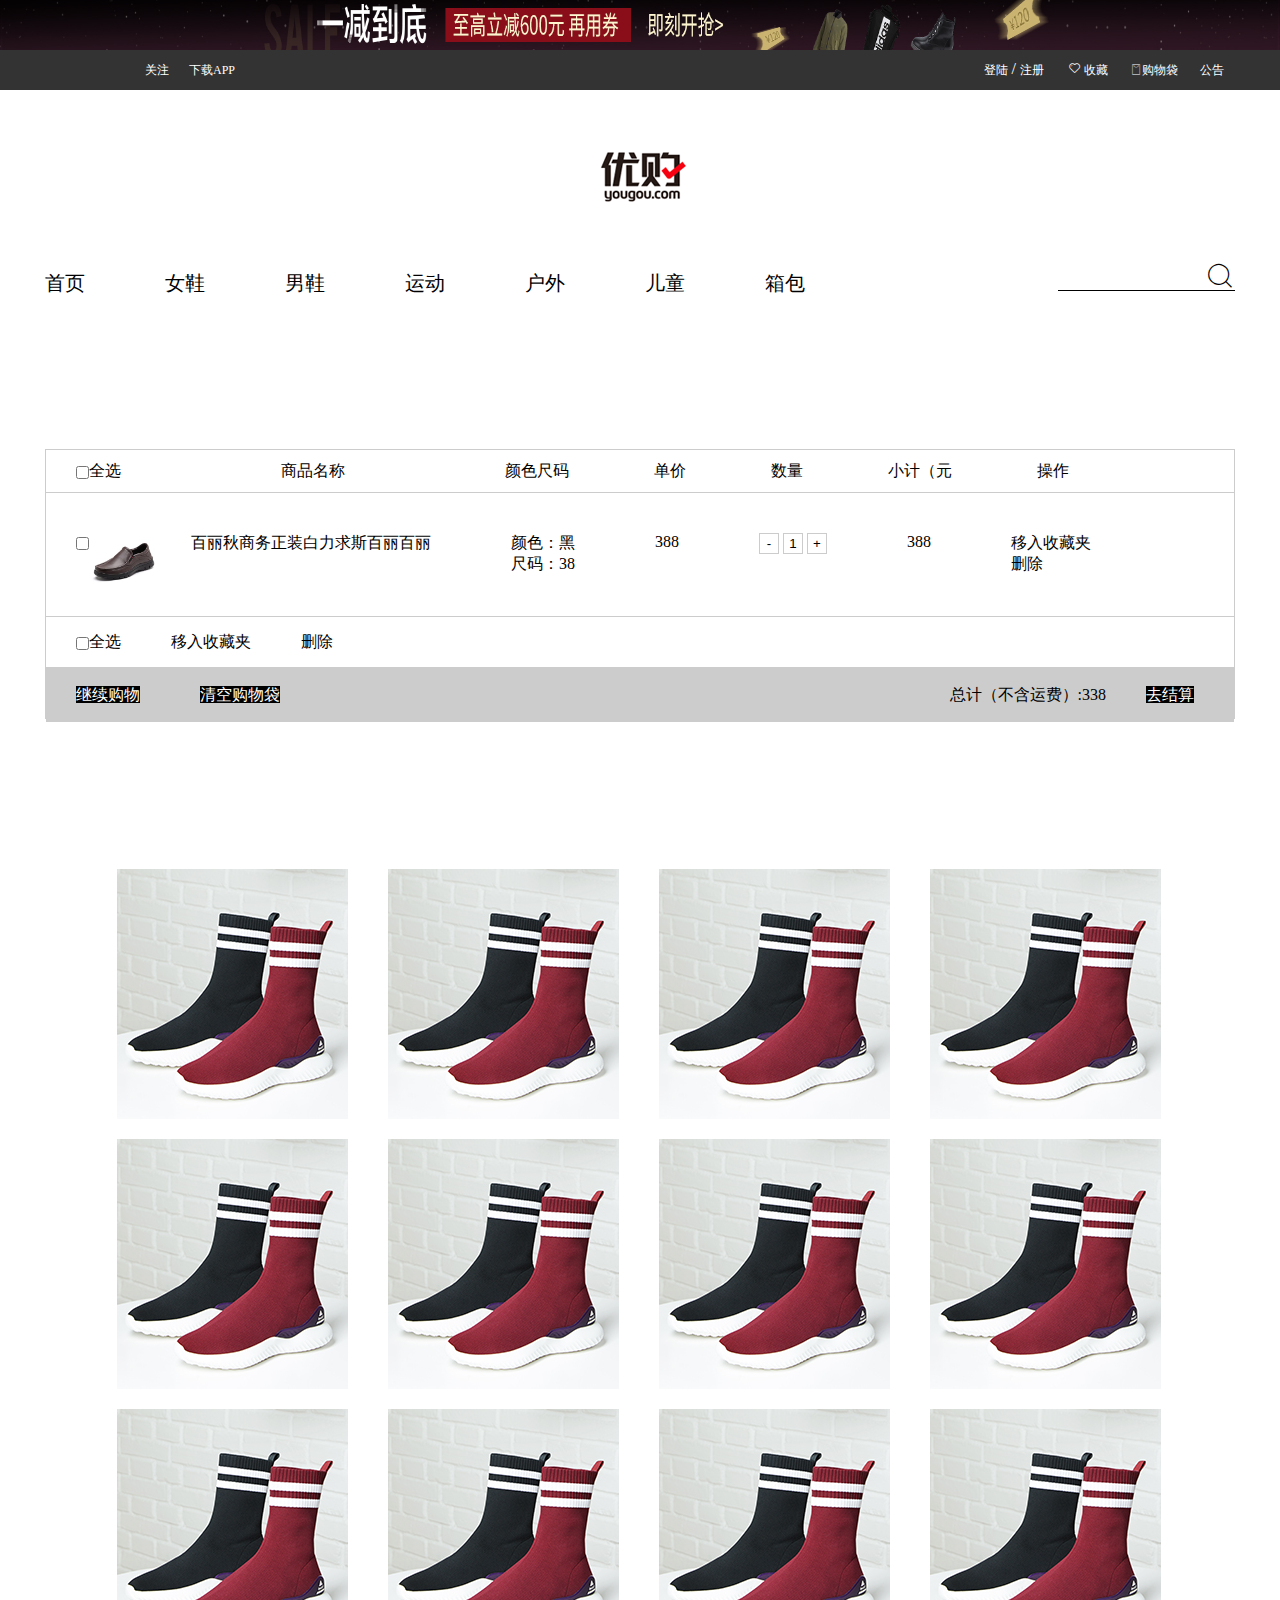
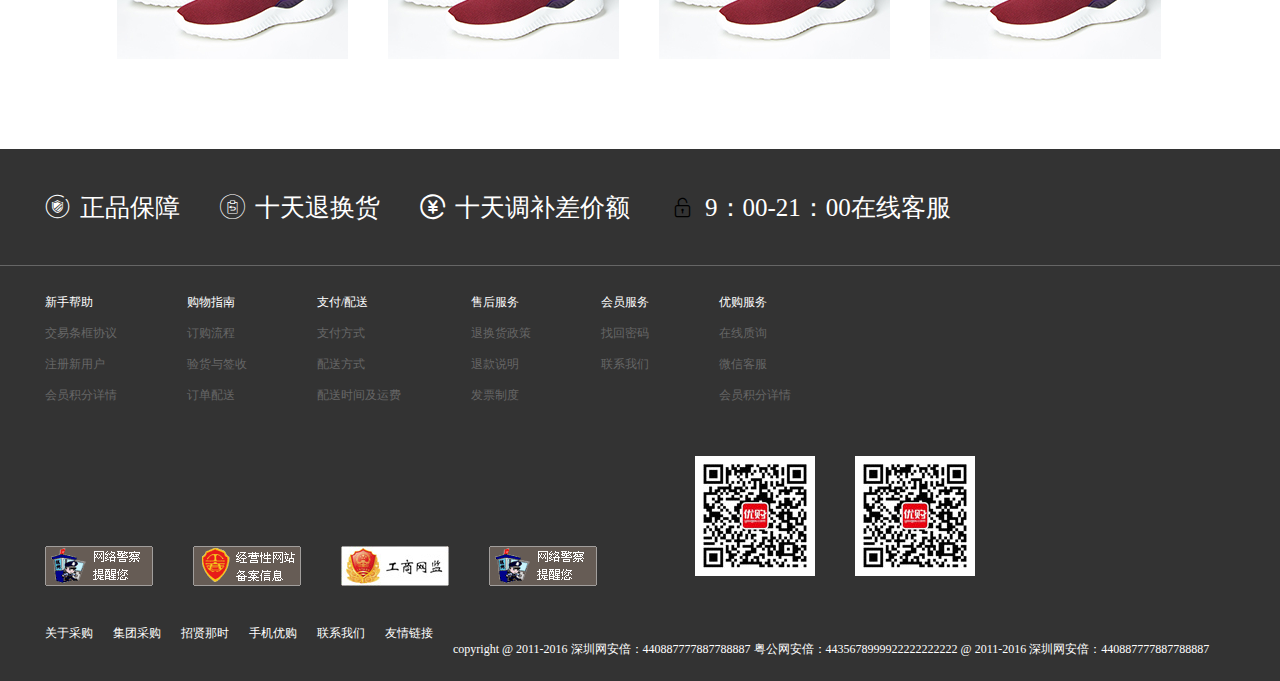
<file: src/html/car.html>
<!DOCTYPE html>
<html lang="zh">
<head>
	<meta charset="UTF-8" />
	<meta name="viewport" content="width=device-width, initial-scale=1.0" />
	<meta http-equiv="X-UA-Compatible" content="ie=edge" />
	<title>Document</title>
	<link rel="stylesheet" href="../css/base.css" />
	<link rel="stylesheet" href="../css/car.css" />
	<link rel="stylesheet" href="../font/iconfont.css" />
	</head>
<body>
		
		<div id="top">
			<a href="">
				<img src="../img/5.jpg" alt="" />
			</a>
		</div>
		
		<div id="headr">
			<div class="container">
				<ul class="ul1 fl">
					<li>关注</li>
					<li>下载APP</li>
				</ul>
				<ul class="ul2 fr">
					<li><a href="">登陆</a>
						/
						<a href="">注册</a>
					</li>
					<li><i class="iconfont icon-xin"></i><a href="">收藏</a></li>
					<li><i></i><a class="iconfont icon-tubiaozhizuomoban-" href="">购物袋</a></li>
					<li><a href="">公告</a></li>	
				</ul>
			</div>
		</div>
		
		<div id="logo">
			<div class="container">
				<div class="shang">
					<a href="">
						<img src="../img/logo.png" alt="" />
					</a>
				</div>
				<div class="xia">
					<ul>
						<li><a href="">首页</a>
							
						</li>
						<li><a href="">女鞋</a>
							
						</li>
						<li><a href="">男鞋</a>
							
						</li>
						<li><a href="">运动</a>
							
						</li>
						<li><a href="">户外</a>
							
						</li>
						<li><a href="">儿童</a>
							
						</li>
						<li><a href="">箱包</a>
							
						</li>
					</ul>
					<input type="text" class="fr" /><i class="iconfont icon-magnifier"></i>
					
				</div>
			</div>
		</div>
		
		
		<div id="gouwu">
			<div class="container">
				<div class="zong">
					
					<div class="shang">
					
					<ul>
						<li class="li1"><input type="checkbox" /></li>
						<li class="li2">全选</li>
						<li class="li3">商品名称</li>
						<li>颜色尺码</li>
						<li>单价</li>
						<li>数量</li>
						<li>小计（元</li>
						<li>操作</li>
					</ul>
				</div>
				<div class="zhong">
					<ul>
					<li id="li6"><input type="checkbox" /></li>
						<li class="li7"><img src="../img/30.jpg" alt="" /></li>
						<li>百丽秋商务正装白力求斯百丽百丽</li>
						<li>
							<p>颜色：黑</p>
							<p>尺码：38</p>
						</li>
						<li>388</li>
						<li class="li5">
							<input type="text" value="-"/>
							<input type="text" value="1"/>
							<input type="text" value="+"/>
						</li>
						<li>388</li>
						<li>
							<p><a href="">移入收藏夹</a></p>
							<p><a href="">删除</a></p>
						</li>
					</ul>
				</div>
				<div class="xia">
					<ul>
						<li class="li8"><input type="checkbox" /></li>
						<li>全选</li>
						<li><a href="">移入收藏夹</a></li>
						<li><a href="">删除</a></li>
					</ul>
				</div>
				<div class="xiabian">
					
					<div class="zuo fl">
						<ul>
							<li><a href="">继续购物</a></li>
							<li><a href="">清空购物袋</a></li>
						</ul>
					</div>
					<div class="you fr">
						<ul>
							<li>总计（不含运费）:338</li>
							<li><a href="">去结算</a></li>
						</ul>
					</div>
				</div>
					
				</div>
				
			</div>
		</div>
		   
		  <div id="dv1">
		  	<div class="container">
		  		<div class="dv3">
		  			<ul>
		  			<li><a href=""><img src="../img/2.jpg" alt="" /></a></li>
		  			<li><a href=""><img src="../img/2.jpg" alt="" /></a></li>
		  			<li><a href=""><img src="../img/2.jpg" alt="" /></a></li>
		  			<li><a href=""><img src="../img/2.jpg" alt="" /></a></li>
		  			<li><a href=""><img src="../img/2.jpg" alt="" /></a></li>
		  			<li><a href=""><img src="../img/2.jpg" alt="" /></a></li>
		  			<li><a href=""><img src="../img/2.jpg" alt="" /></a></li>
		  			<li><a href=""><img src="../img/2.jpg" alt="" /></a></li>
		  			<li><a href=""><img src="../img/2.jpg" alt="" /></a></li>
		  			<li><a href=""><img src="../img/2.jpg" alt="" /></a></li>
		  			<li><a href=""><img src="../img/2.jpg" alt="" /></a></li>
		  			<li><a href=""><img src="../img/2.jpg" alt="" /></a></li>
		  			
		  			</ul>
		  		</div>
		  		
		  	</div>
		  </div> 
		   
		   
		   
		   
		   
		   
		
		
		
		
		
		
		
		
		
		<div id="zp">
			<div class="container">
				<ul>
					<li class="iconfont icon-zhengpinbaozheng"><i></i><a href="">正品保障</a></li>
					<li class="iconfont icon-tuihuanhuo"><i></i><a href="">十天退换货</a></li>
					<li class="iconfont icon-buchajia"><i></i><a href="">十天调补差价额</a></li>
					<li class="iconfont icon-mima"><i></i><a href="">9：00-21：00在线客服</a></li>
				</ul>
			</div>
		</div>
		
		<div id="dibu">
			<div class="container">
				<div class="shang">
					<ul>
						<li class="dl1"><a href="">新手帮助</a></li>
						<li><a href="">交易条框协议</a></li>
						<li><a href="">注册新用户</a></li>
						<li><a href="">会员积分详情</a></li>
					</ul>
					<ul>
						<li class="dl1"><a href="">购物指南</a></li>
						<li><a href="">订购流程</a></li>
						<li><a href="">验货与签收</a></li>
						<li><a href="">订单配送</a></li>
					</ul>
					<ul>
						<li class="dl1"><a href="">支付/配送</a></li>
						<li><a href="">支付方式</a></li>
						<li><a href="">配送方式</a></li>
						<li><a href="">配送时间及运费</a></li>
					</ul>
					<ul>
						<li class="dl1"><a href="">售后服务</a></li>
						<li><a href="">退换货政策</a></li>
						<li><a href="">退款说明</a></li>
						<li><a href="">发票制度</a></li>
					</ul>
					<ul>
						<li class="dl1"><a href="">会员服务</a></li>
						<li><a href="">找回密码</a></li>
						<li><a href="">联系我们</a></li>
						
					</ul>
					<ul>
						<li class="dl1"><a href="">优购服务</a></li>
						<li><a href="">在线质询</a></li>
						<li><a href="">微信客服</a></li>
						<li><a href="">会员积分详情</a></li>
					</ul>
				</div>
				<div class="zhong">
					<div class="zuo fl">
						<ul>
						<li><a href=""><img src="../img/14.png" alt="" /></a></li>
						<li><a href=""><img src="../img/12.png" alt="" /></a></li>
						<li><a href=""><img src="../img/13.jpg" alt="" /></a></li>
						<li><a href=""><img src="../img/14.png" alt="" /></a></li>
						</ul>
					</div>
					<div class="you fl">
						<ul>
						<li><a href=""><img src="../img/6.jpg" alt="" /></a></li>
						<li><a href=""><img src="../img/6.jpg" alt="" /></a></li>
						</ul>
					</div>
					
				</div>
				<div class="xia">
					<ul>
						<li><a href="">关于采购</a></li>
						<li><a href="">集团采购</a></li>
						<li><a href="">招贤那时</a></li>
						<li><a href="">手机优购</a></li>
						<li><a href="">联系我们</a></li>
						<li><a href="">友情链接</a></li>
					</ul> 
					<br />
					<p>copyright @ 2011-2016 深圳网安倍：440887777887788887 粤公网安倍：4435678999922222222222 @ 2011-2016 深圳网安倍：440887777887788887</p>
				</div>
			</div>
		</div>
	<body>
<html>
</file>
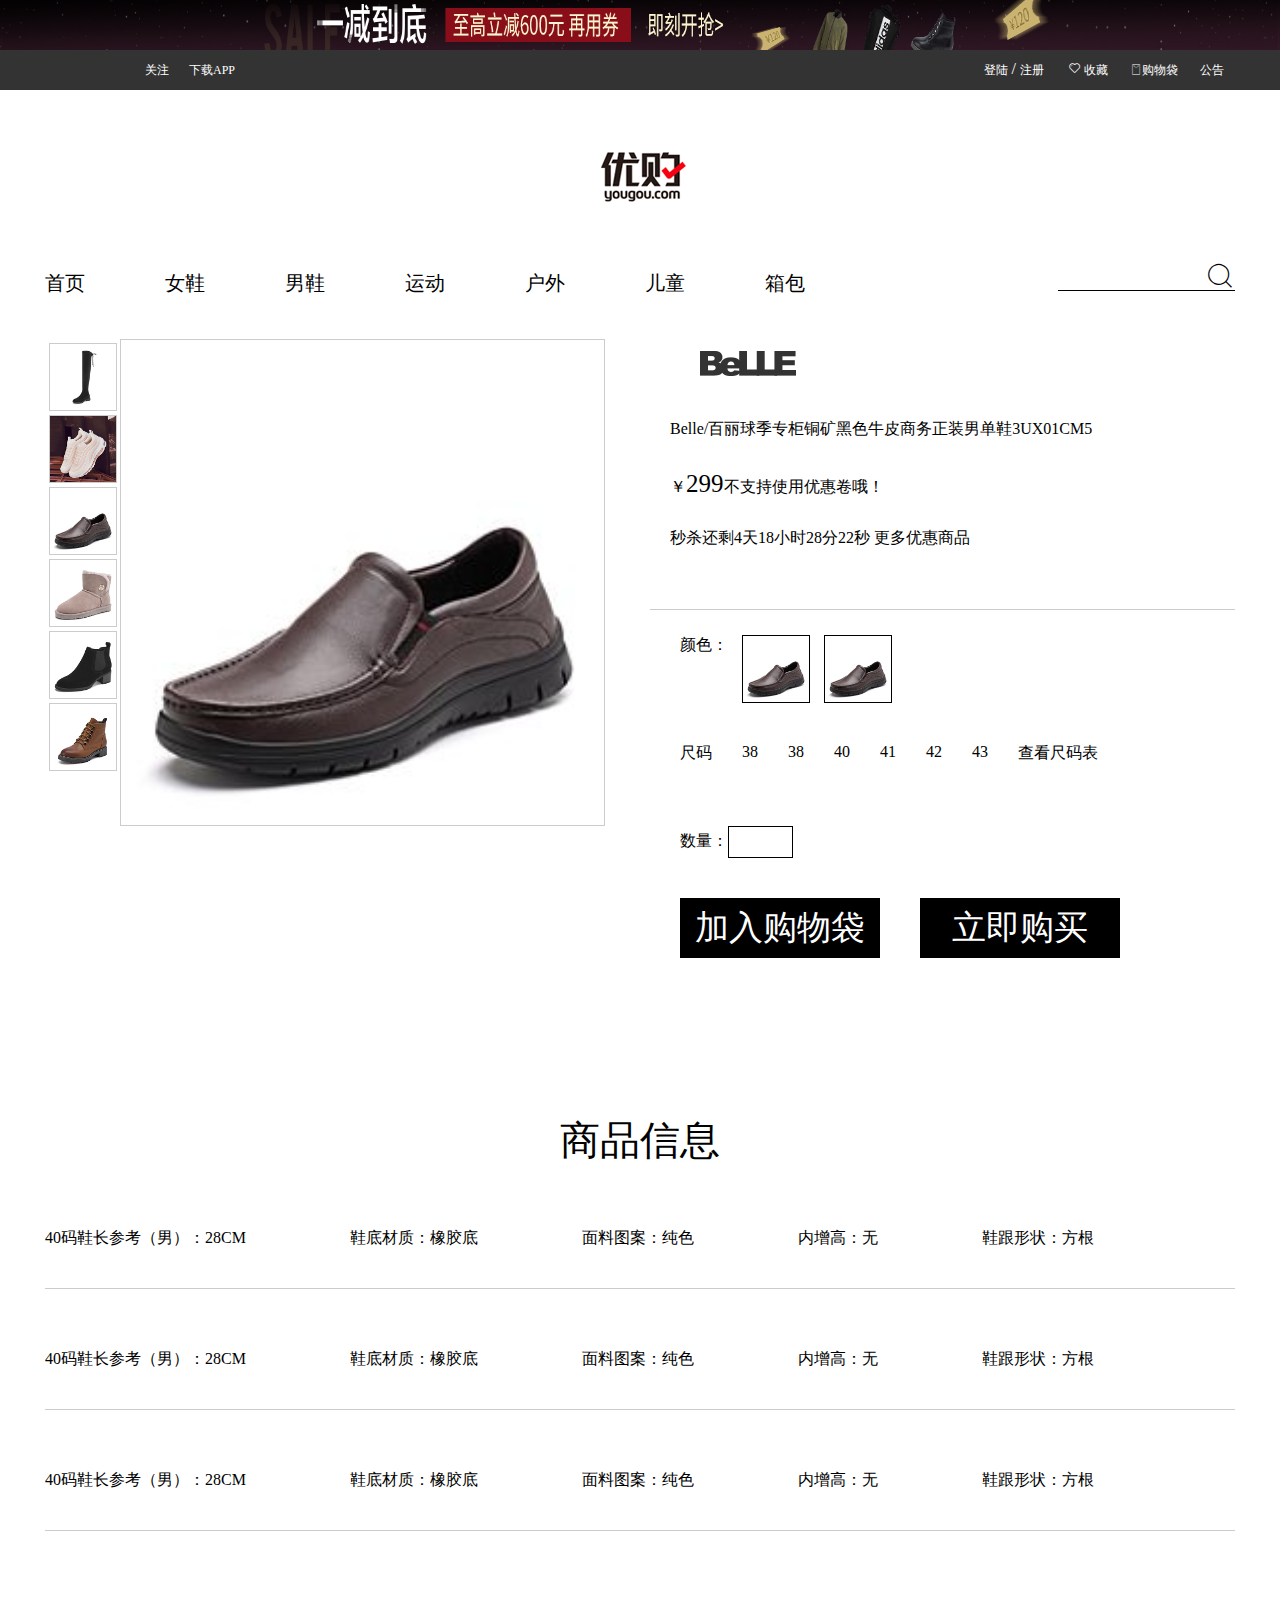
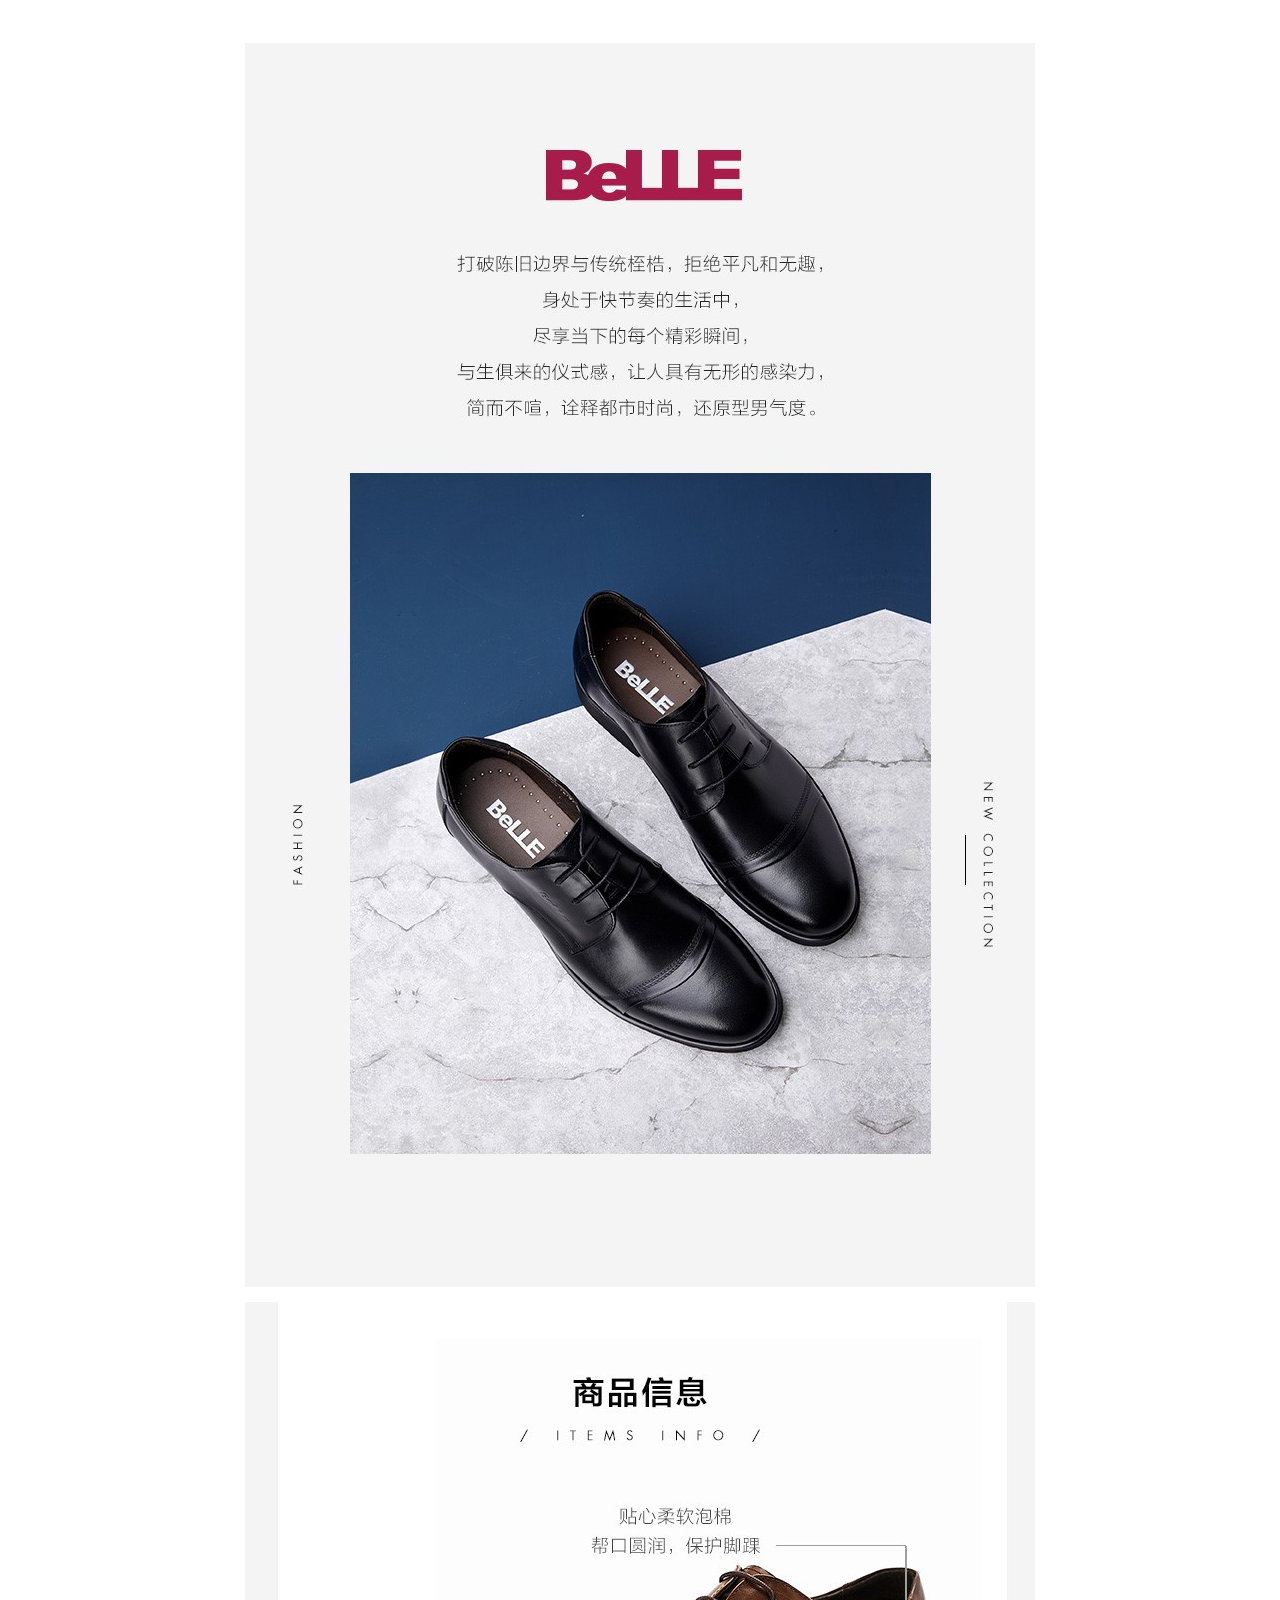
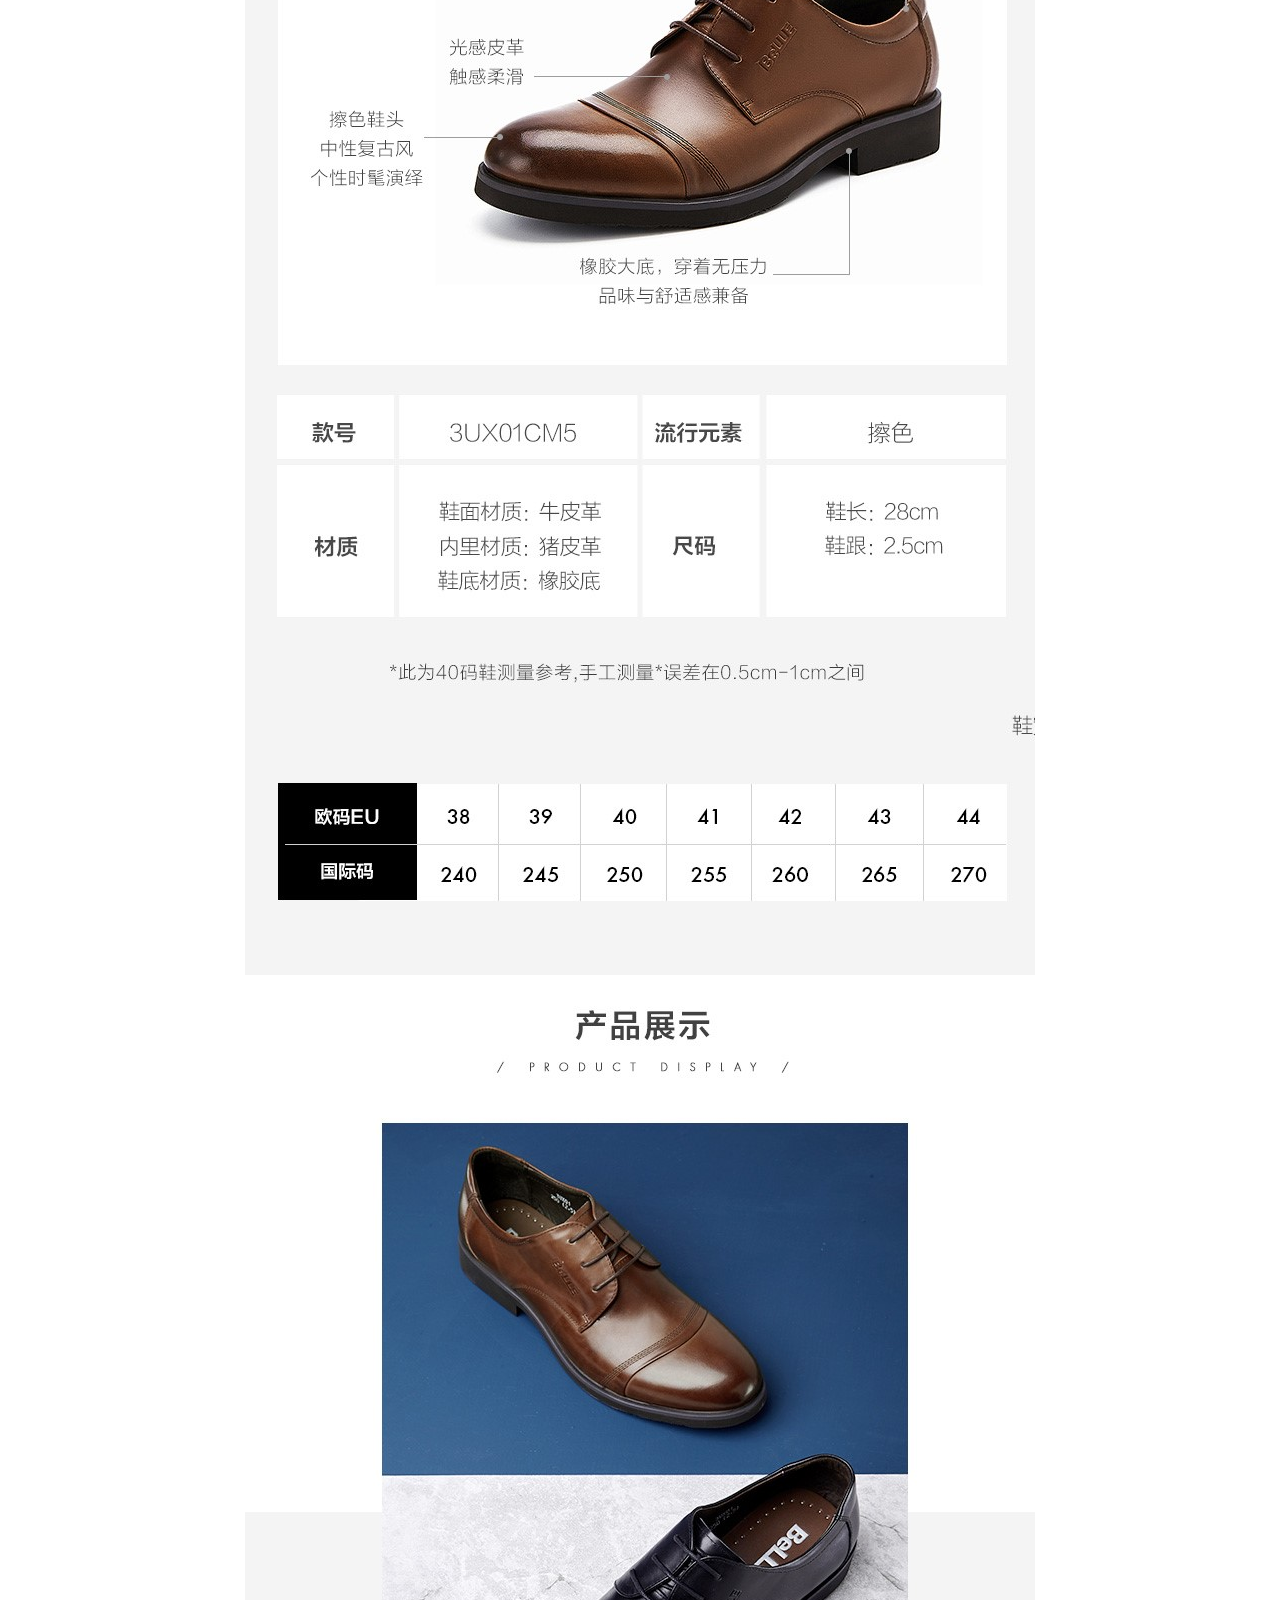
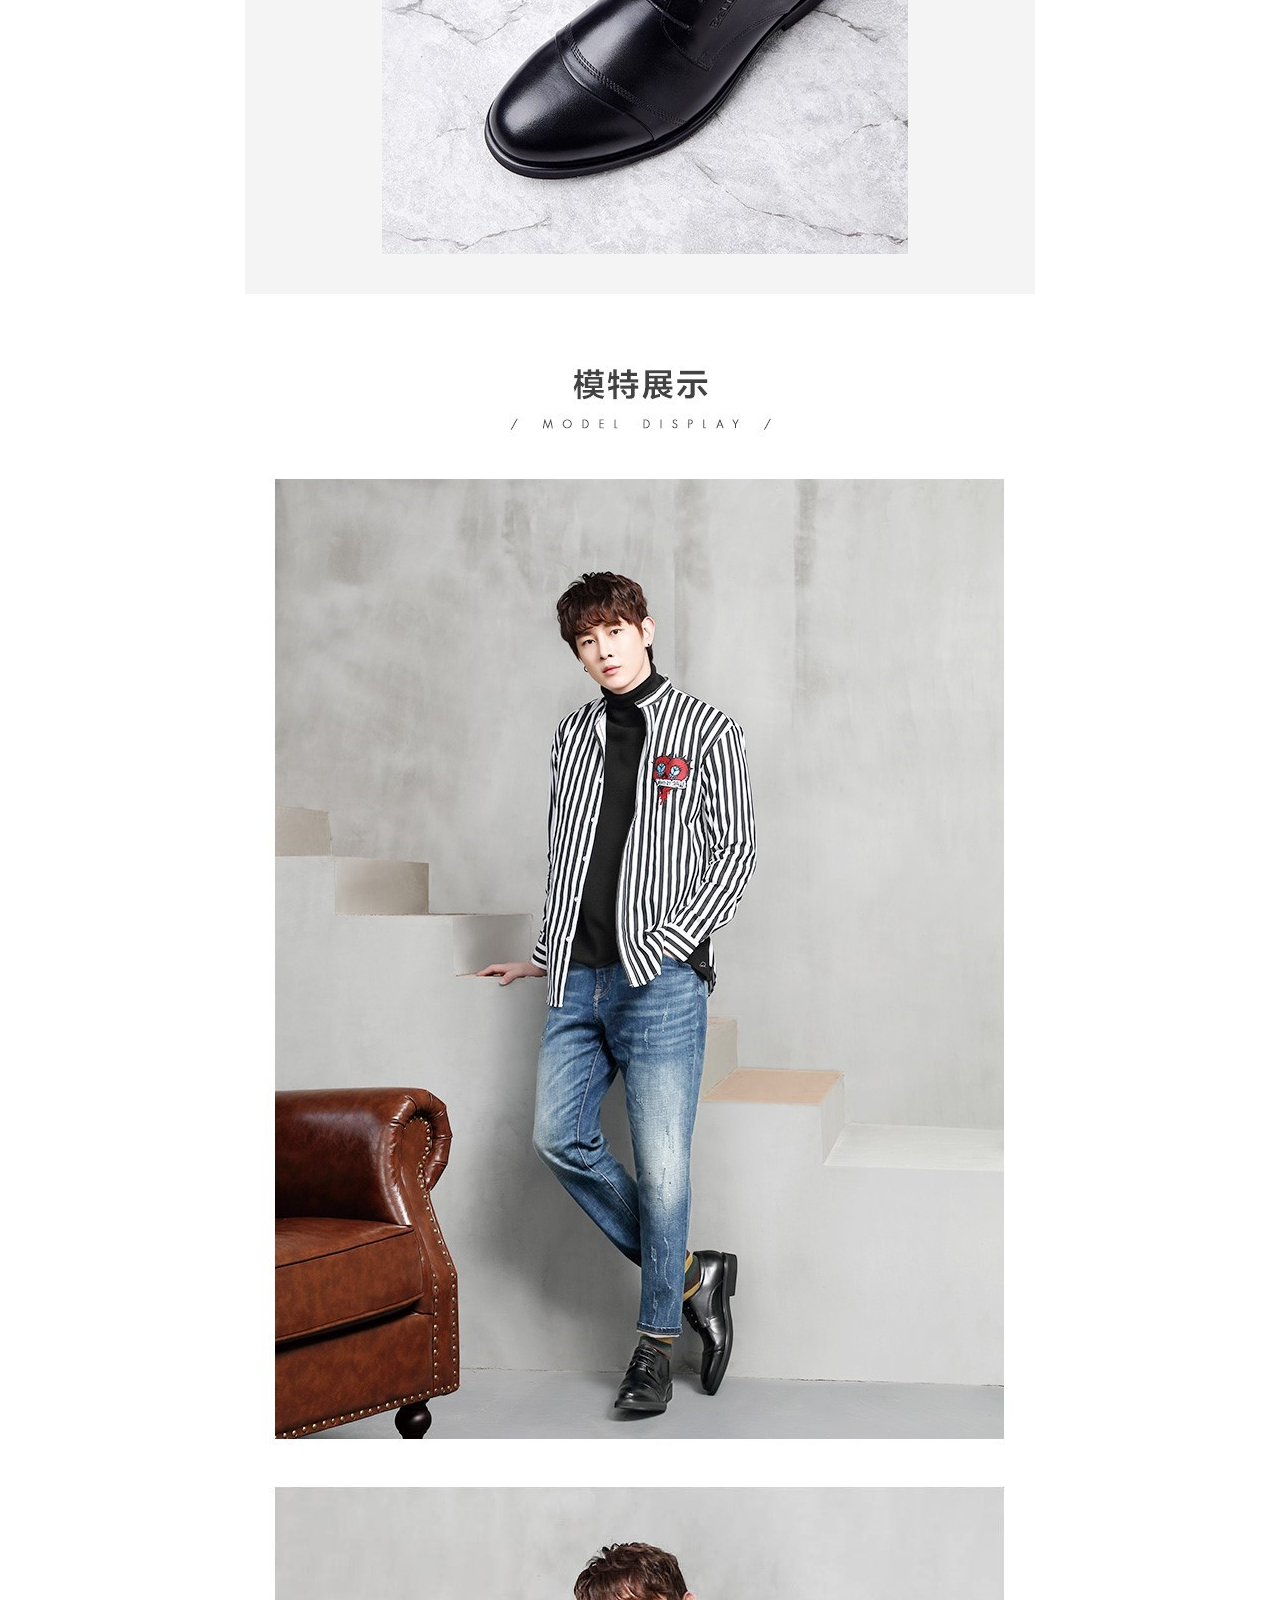
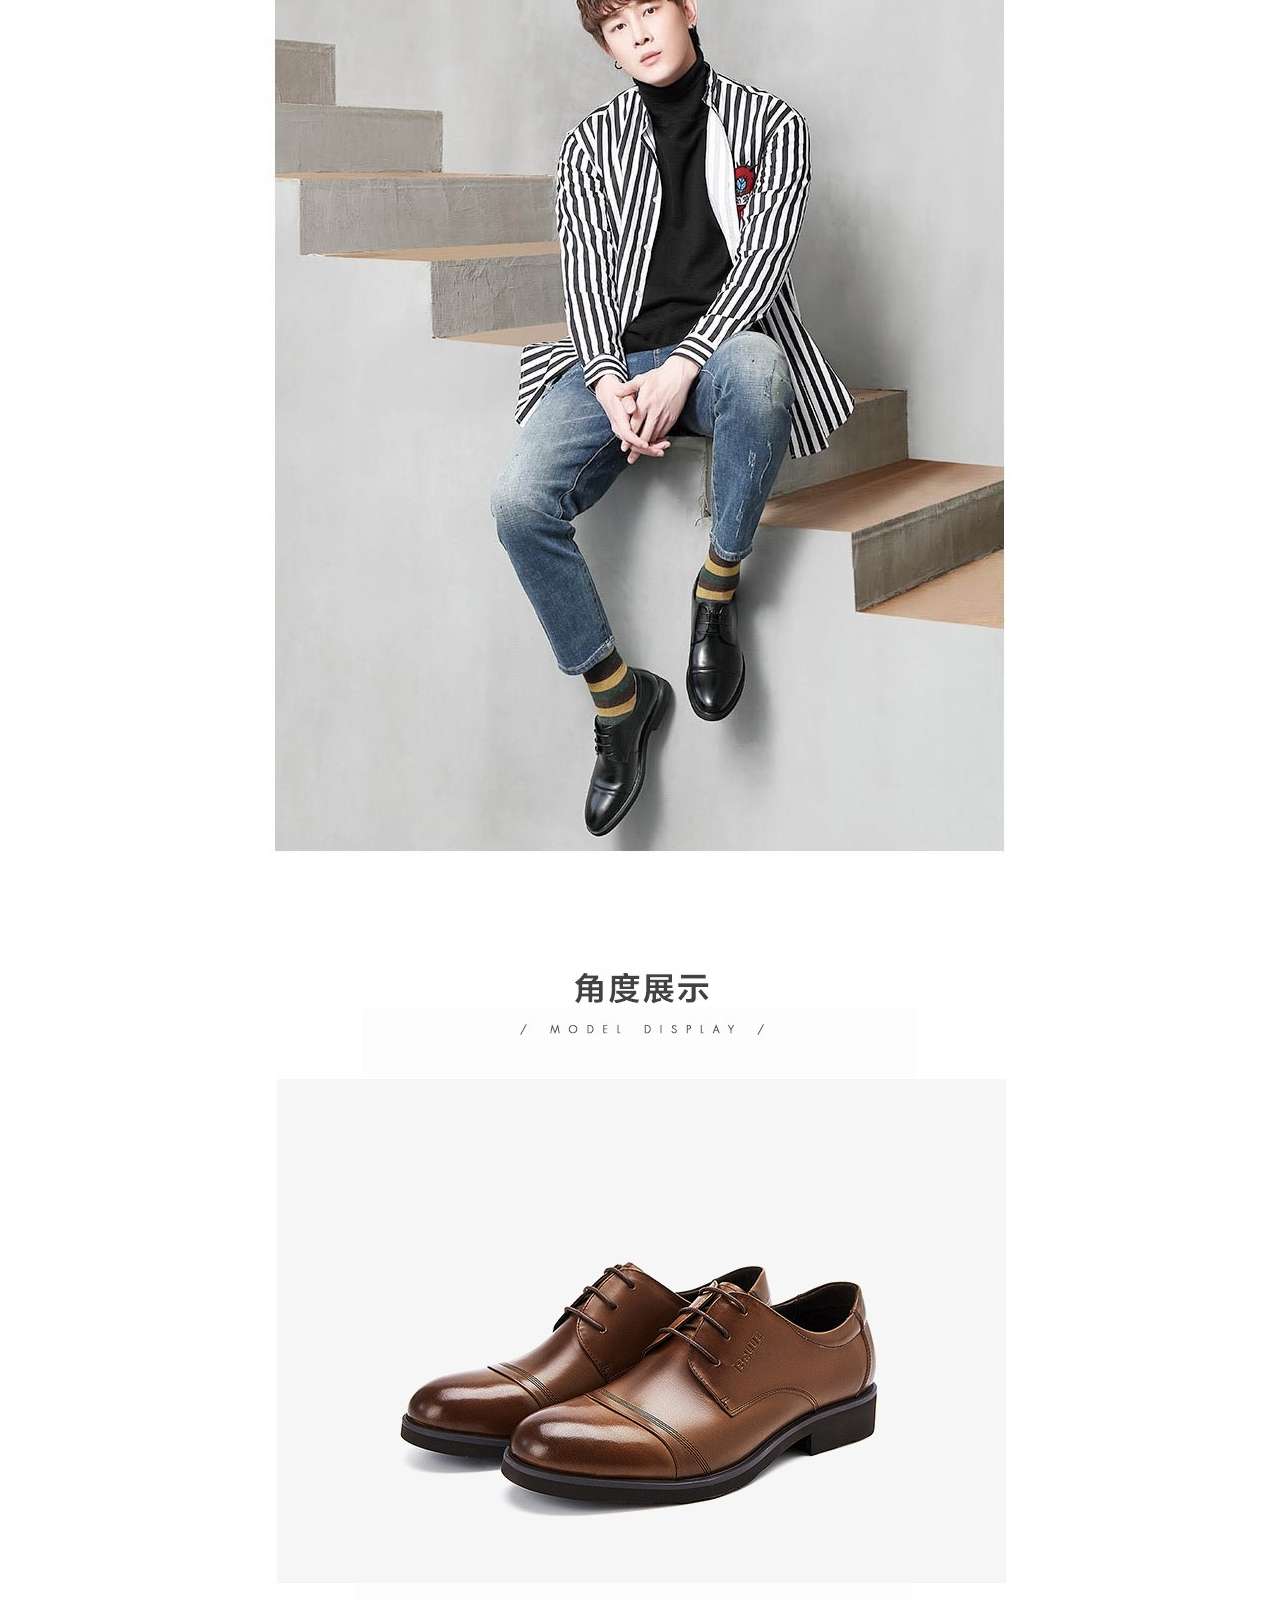
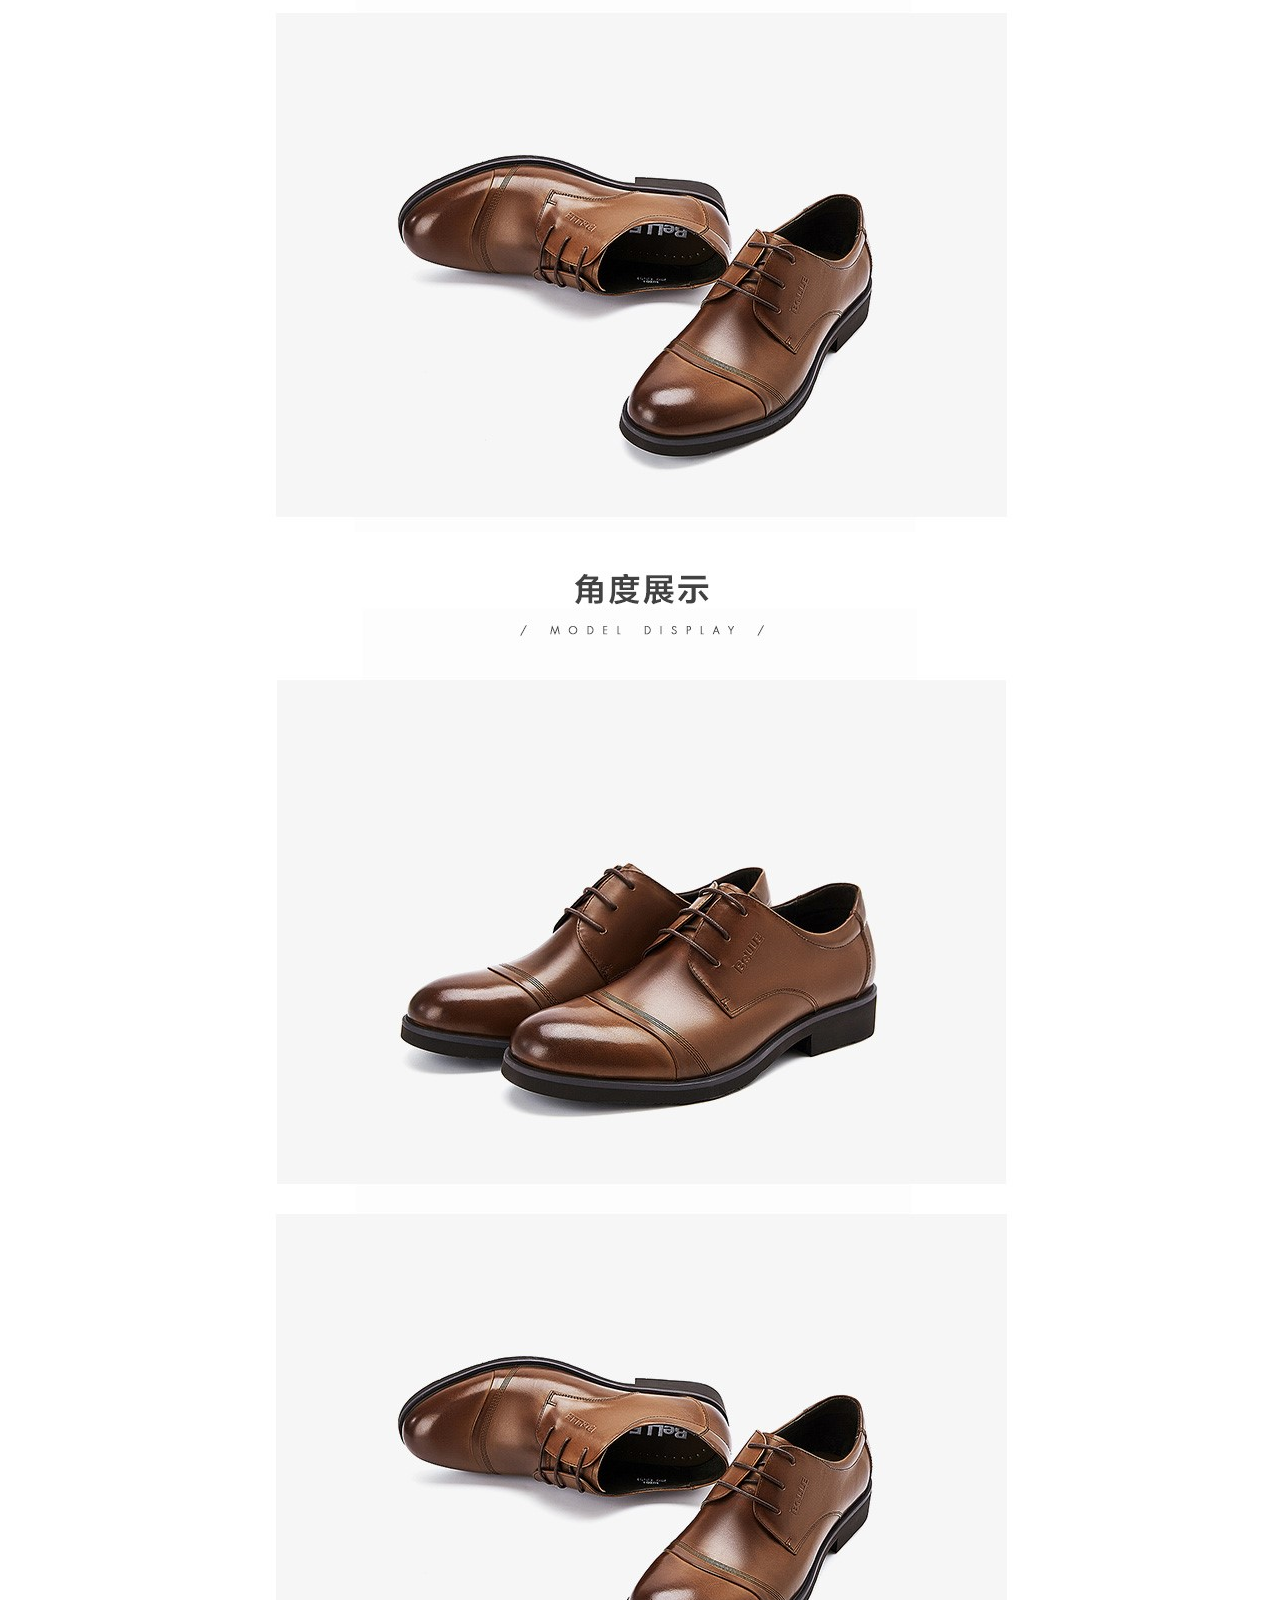
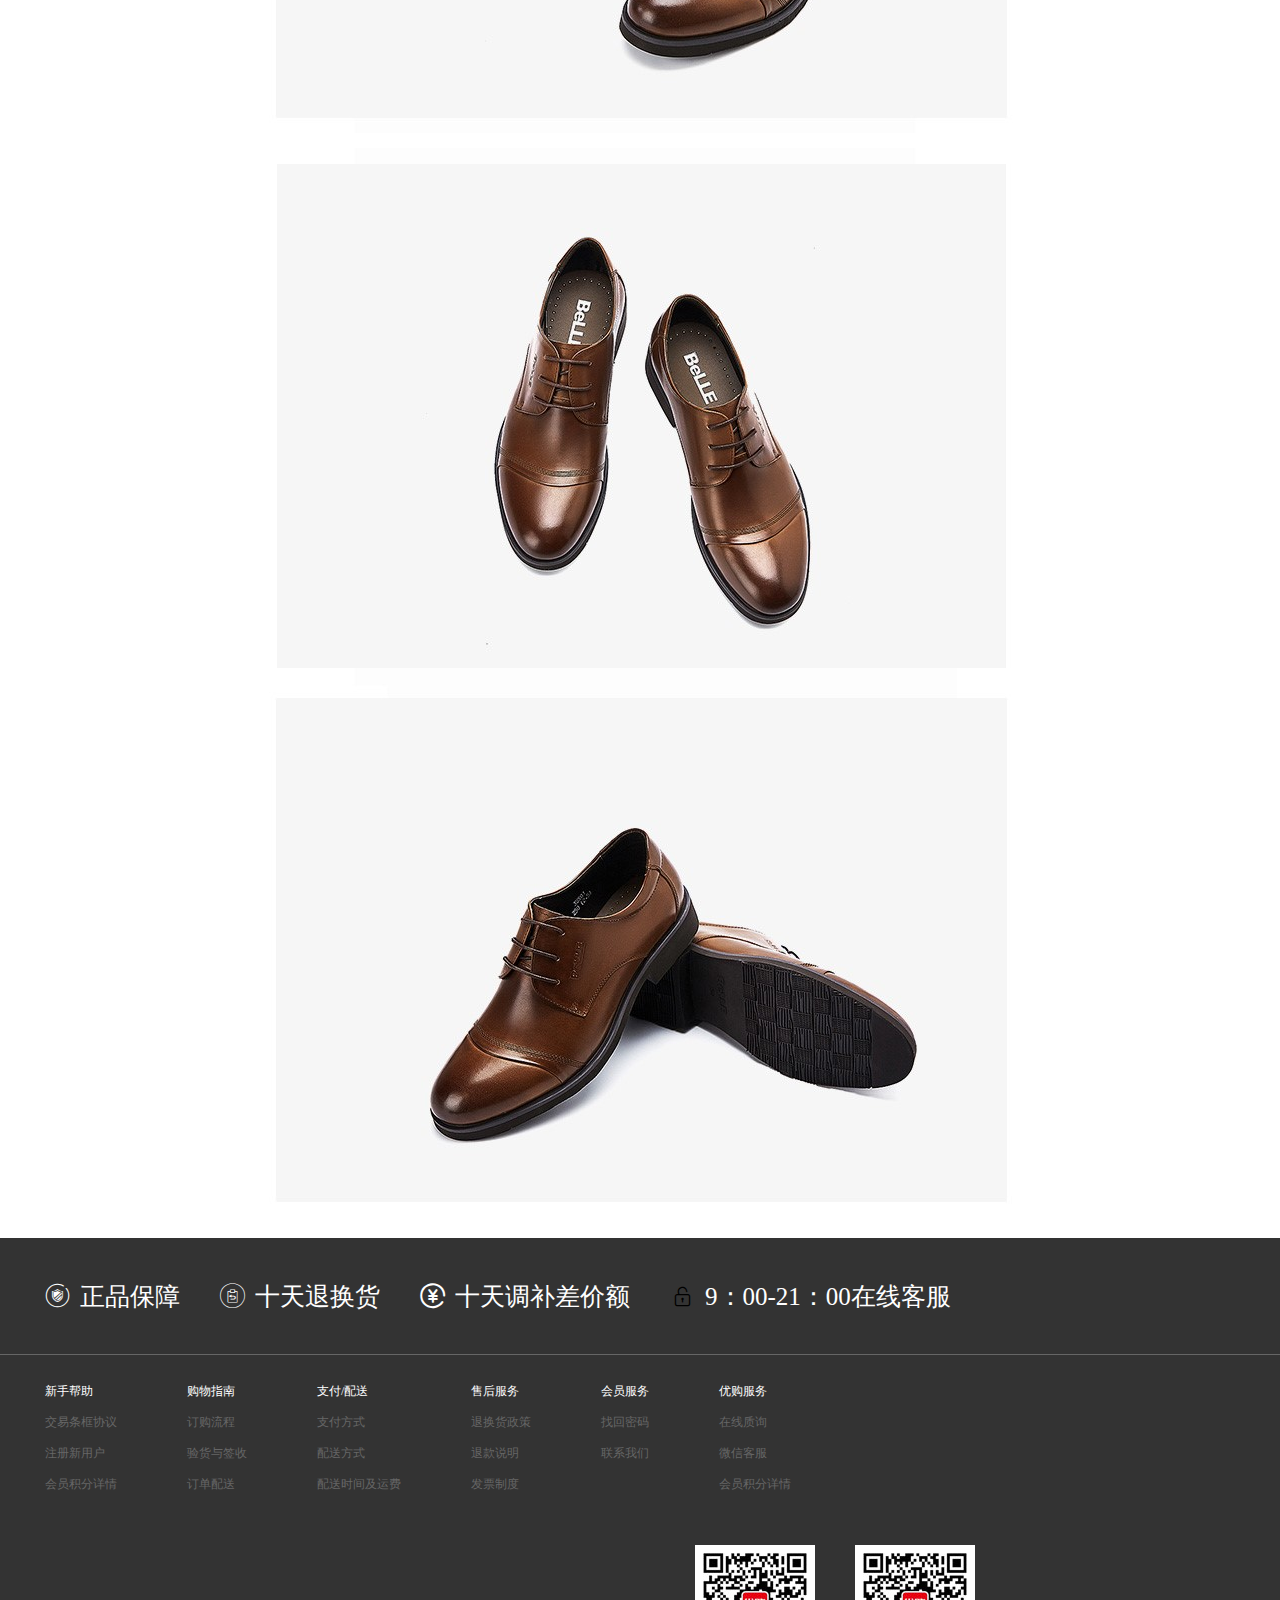
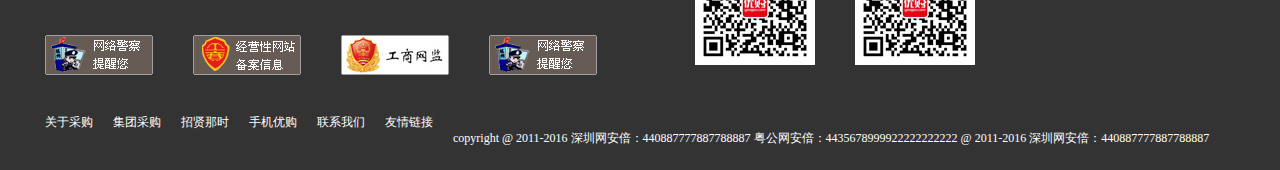
<file: src/html/goods.html>
<!DOCTYPE html>
<html lang="zh">
<head>
	<meta charset="UTF-8" />
	<meta name="viewport" content="width=device-width, initial-scale=1.0" />
	<meta http-equiv="X-UA-Compatible" content="ie=edge" />
	<title>Document</title>
	<link rel="stylesheet" href="../css/base.css" />
	<link rel="stylesheet" type="text/css" href="../js/jquery-lxzoom/jquery.lxzoom.css"/>
	<link rel="stylesheet" href="../css/goods.css" />
	<link rel="stylesheet" href="../font/iconfont.css" />
	</head>
<body>
		
		<div id="top">
			<a href="">
				<img src="../img/5.jpg" alt="" />
			</a>
		</div>
		
		<div id="headr">
			<div class="container">
				<ul class="ul1 fl">
					<li>关注</li>
					<li>下载APP</li>
				</ul>
				<ul class="ul2 fr">
					<li><a href="">登陆</a>
						/
						<a href="">注册</a>
					</li>
					<li><i class="iconfont icon-xin"></i><a href="">收藏</a></li>
					<li><i></i><a class="iconfont icon-tubiaozhizuomoban-" href="">购物袋</a></li>
					<li><a href="">公告</a></li>	
				</ul>
			</div>
		</div>
		
		<div id="logo">
			<div class="container">
				<div class="shang">
					<a href="">
						<img src="../img/logo.png" alt="" />
					</a>
				</div>
				<div class="xia">
					<ul>
						<li><a href="">首页</a>
							
						</li>
						<li><a href="">女鞋</a>
							
						</li>
						<li><a href="">男鞋</a>
							
						</li>
						<li><a href="">运动</a>
							
						</li>
						<li><a href="">户外</a>
							
						</li>
						<li><a href="">儿童</a>
							
						</li>
						<li><a href="">箱包</a>
							
						</li>
					</ul>
					<input type="text" class="fr" /><i class="iconfont icon-magnifier"></i>
					
				</div>
			</div>
		</div>
		
		
		
		
		
		
		
		
		
		
		
		<div id="xq">
			<div class='container'>
				<div class="zuo fl clearfix">
					<ul class="small">
						<li><a ><img src="../img/a10.jpg" data-big="../img/a10.jpg" /></a></li>
						<li><a ><img src="../img/3.jpg" data-big="../img/3.jpg" /></a></li>
						<li><a ><img src="../img/30.jpg" data-big="../img/30.jpg"/></a></li>
						<li><a ><img src="../img/a11.jpg" data-big="../img/a11.jpg"/></a></li>
						<li><a ><img src="../img/a12.jpg" data-big="../img/a12.jpg" /></a></li>
						<li><a ><img src="../img/a13.jpg" data-big="../img/a13.jpg" /></a></li>
					</ul>
				</div>
				<div class="zhong fl goods clearfix">
					<img src="../img/30.jpg" data-big="../img/30.jpg" />
				</div>
				<div class="you fl clearfix">
					<div class='shang'>
							<img src="../img/31.png" alt="" />
							<p class="p20 name">Belle/百丽球季专柜铜矿黑色牛皮商务正装男单鞋3UX01CM5</p>
							<p class="p21 price">￥<span>299</span>不支持使用优惠卷哦！</p>
							<p class="p22"><span>秒杀</span>还剩4天18小时28分22秒   更多优惠商品</p>
					</div>
					
					<div class="zy">
						<div class="zxcv">
							<ul>
							<li>颜色：</li>
							<li><img src="../img/30.jpg" alt="" class="yanse"/></li>
							<li><img src="../img/30.jpg" alt="" class="yanse"/></li>
							</ul>
						</div>
						
					<div class="zyt">
						<ul>
							<li>尺码</li>
							<li>38</li>
							<li>38</li>
							<li>40</li>
							<li>41</li>
							<li>42</li>
							<li>43</li>
							<li>查看尺码表</li>
						</ul>
					</div>
						数量：<input type="text" />
					</div>
					<div class='zt'>
						<ul>
							<li><a href=""><button>加入购物袋</button></a></li>
							<li><a href=""><button>立即购买</button></a></li>
						</ul>
					</div>
				
				</div>
			</div>
		</div>
		
		<div id="xinxi">
			<div class="container">
				<div class="t01">
					<h3>商品信息</h3>
				</div>
				<div class="t02 rry">
					<ul>
						<li>40码鞋长参考（男）：28CM</li>
						<li>鞋底材质：橡胶底</li>
						<li>面料图案：纯色</li>
						<li>内增高：无</li>
						<li>鞋跟形状：方根</li>
					</ul>
				</div>
				<div class="t02 rrt">
					<ul>
						<li>40码鞋长参考（男）：28CM</li>
						<li>鞋底材质：橡胶底</li>
						<li>面料图案：纯色</li>
						<li>内增高：无</li>
						<li>鞋跟形状：方根</li>
					</ul>
				</div>
				<div class="t02 rri">
					<ul>
						<li>40码鞋长参考（男）：28CM</li>
						<li>鞋底材质：橡胶底</li>
						<li>面料图案：纯色</li>
						<li>内增高：无</li>
						<li>鞋跟形状：方根</li>
					</ul>
				</div>
			</div>
		</div>
		
		<div id="tupian">
			<div class="container">
				<ul>
					<li><img src="../img/100698111_01_b.jpg" alt="" /></li>
					<li><img src="../img/100698111_02_b.jpg" alt="" /></li>
					<li><img src="../img/100698111_04_b.jpg" alt="" /></li>
					<li><img src="../img/100698111_10_b.jpg" alt="" /></li>
					<li><img src="../img/100698111_11_b.jpg" alt="" /></li>
					<li><img src="../img/100698111_13_b (1).jpg" alt="" /></li>
					<li><img src="../img/100698111_13_b.jpg" alt="" /></li>
					<li><img src="../img/100698111_14_b.jpg" alt="" /></li>
				</ul>
			</div>
		</div>
		
		
		
		
		
		
		
		
		
		
		
		
		
		
		<div id="zp">
			<div class="container">
				<ul>
					<li class="iconfont icon-zhengpinbaozheng"><i></i><a href="">正品保障</a></li>
					<li class="iconfont icon-tuihuanhuo"><i></i><a href="">十天退换货</a></li>
					<li class="iconfont icon-buchajia"><i></i><a href="">十天调补差价额</a></li>
					<li class="iconfont icon-mima"><i></i><a href="">9：00-21：00在线客服</a></li>
				</ul>
			</div>
		</div>
		
		<div id="dibu">
			<div class="container">
				<div class="shang">
					<ul>
						<li class="dl1"><a href="">新手帮助</a></li>
						<li><a href="">交易条框协议</a></li>
						<li><a href="">注册新用户</a></li>
						<li><a href="">会员积分详情</a></li>
					</ul>
					<ul>
						<li class="dl1"><a href="">购物指南</a></li>
						<li><a href="">订购流程</a></li>
						<li><a href="">验货与签收</a></li>
						<li><a href="">订单配送</a></li>
					</ul>
					<ul>
						<li class="dl1"><a href="">支付/配送</a></li>
						<li><a href="">支付方式</a></li>
						<li><a href="">配送方式</a></li>
						<li><a href="">配送时间及运费</a></li>
					</ul>
					<ul>
						<li class="dl1"><a href="">售后服务</a></li>
						<li><a href="">退换货政策</a></li>
						<li><a href="">退款说明</a></li>
						<li><a href="">发票制度</a></li>
					</ul>
					<ul>
						<li class="dl1"><a href="">会员服务</a></li>
						<li><a href="">找回密码</a></li>
						<li><a href="">联系我们</a></li>
						
					</ul>
					<ul>
						<li class="dl1"><a href="">优购服务</a></li>
						<li><a href="">在线质询</a></li>
						<li><a href="">微信客服</a></li>
						<li><a href="">会员积分详情</a></li>
					</ul>
				</div>
				<div class="zhong">
					<div class="zuo fl">
						<ul>
						<li><a href=""><img src="../img/14.png" alt="" /></a></li>
						<li><a href=""><img src="../img/12.png" alt="" /></a></li>
						<li><a href=""><img src="../img/13.jpg" alt="" /></a></li>
						<li><a href=""><img src="../img/14.png" alt="" /></a></li>
						</ul>
					</div>
					<div class="you fl">
						<ul>
						<li><a href=""><img src="../img/6.jpg" alt="" /></a></li>
						<li><a href=""><img src="../img/6.jpg" alt="" /></a></li>
						</ul>
					</div>
					
				</div>
				<div class="xia">
					<ul>
						<li><a href="">关于采购</a></li>
						<li><a href="">集团采购</a></li>
						<li><a href="">招贤那时</a></li>
						<li><a href="">手机优购</a></li>
						<li><a href="">联系我们</a></li>
						<li><a href="">友情链接</a></li>
					</ul> 
					<br />
					<p>copyright @ 2011-2016 深圳网安倍：440887777887788887 粤公网安倍：4435678999922222222222 @ 2011-2016 深圳网安倍：440887777887788887</p>
				</div>
			</div>
		</div>
	<body>
<html>
<script src="../js/jquery-3.2.1.js"></script>
<script src="../js/common.js"></script>
<script src="../js/jquery-lxzoom/jquery.lxzoom.js" type="text/javascript" charset="utf-8"></script>
<script src="../js/goods.js"></script>
</file>
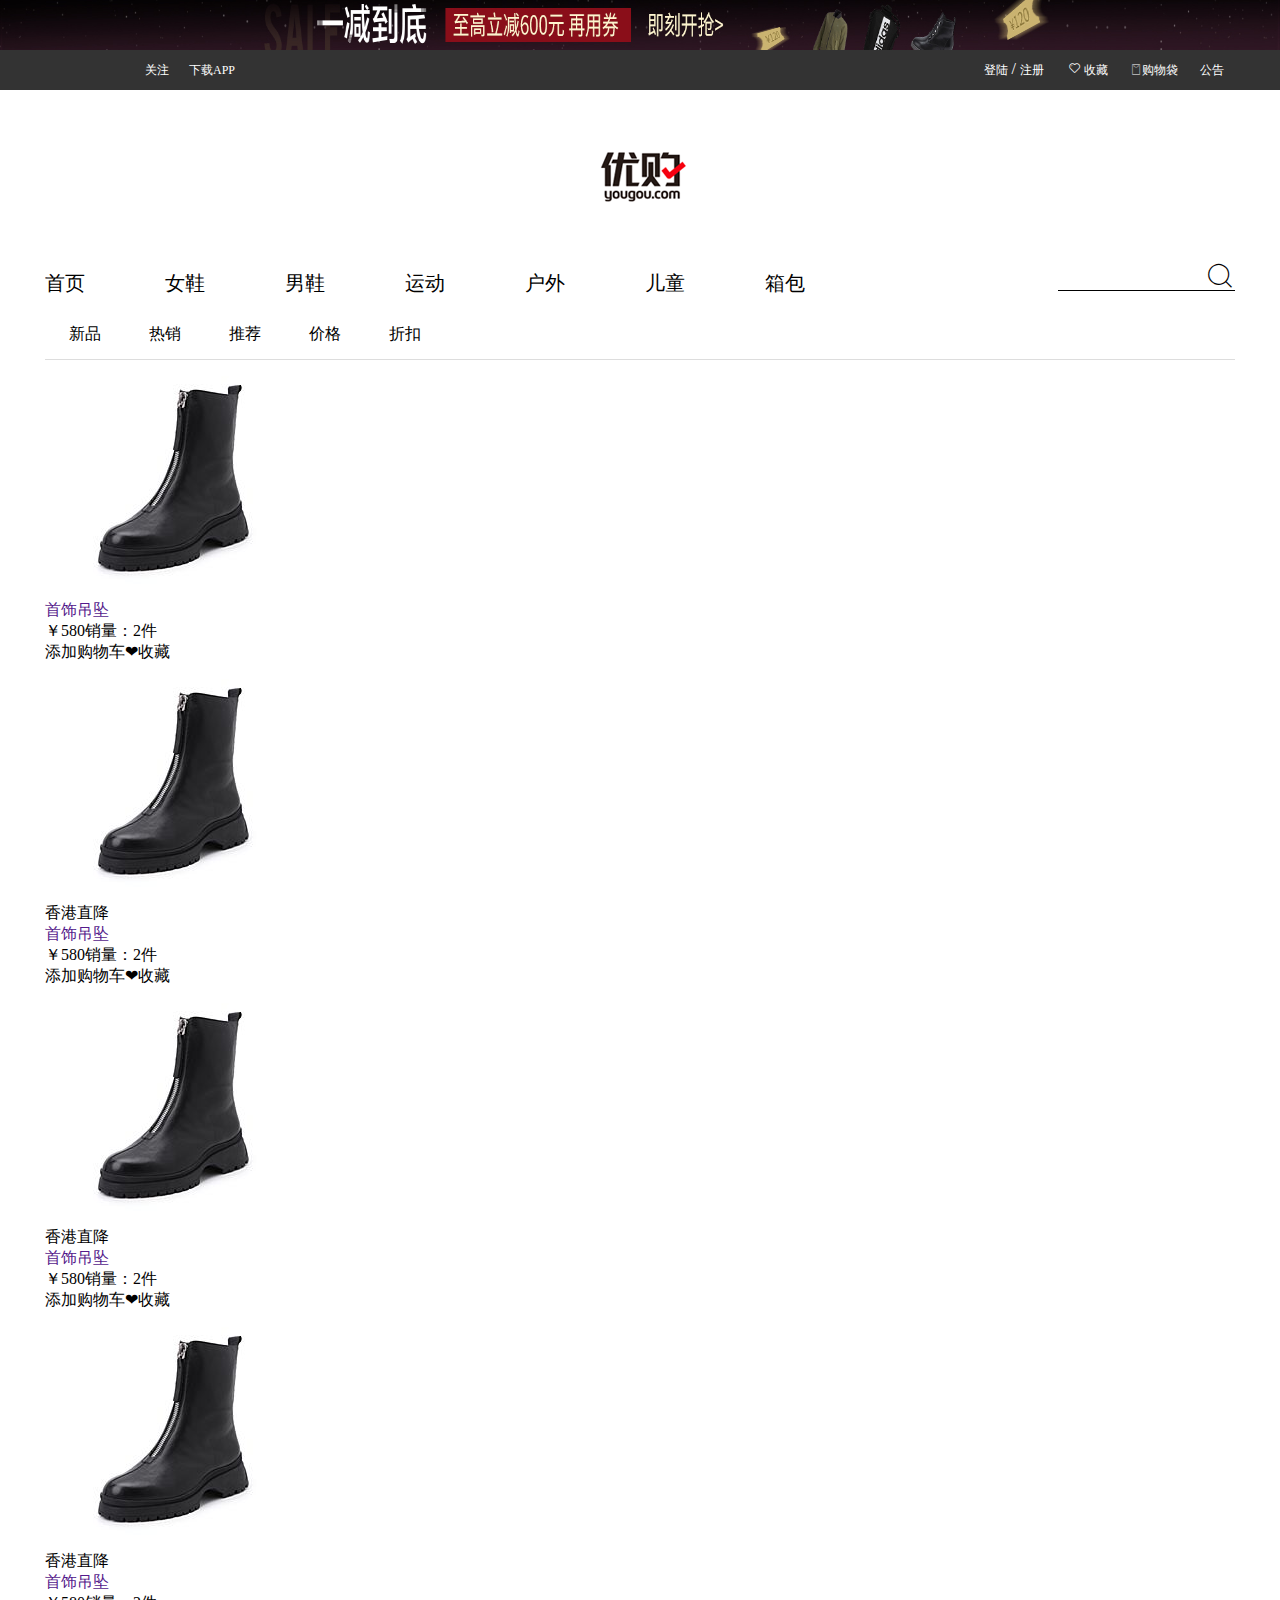
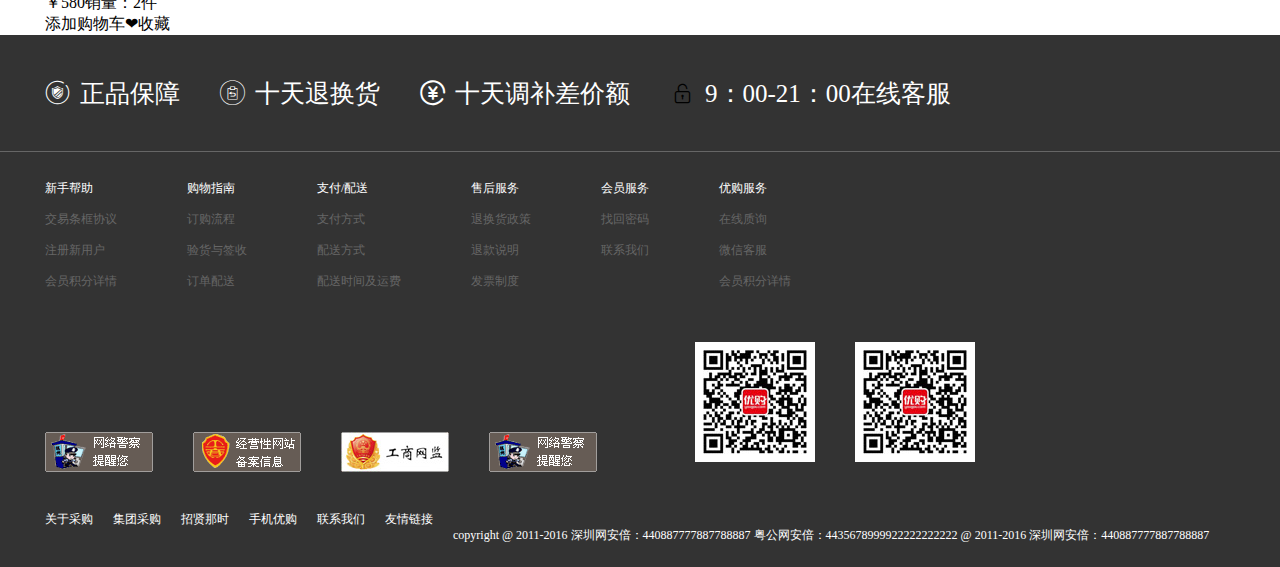
<file: src/html/list.html>
<!DOCTYPE html>
<html lang="zh">
<head>
	<meta charset="UTF-8" />
	<meta name="viewport" content="width=device-width, initial-scale=1.0" />
	<meta http-equiv="X-UA-Compatible" content="ie=edge" />
	<title>Document</title>
	<link rel="stylesheet" href="../css/base.css" />
	<link rel="stylesheet" href="../css/list.css" />
	<link rel="stylesheet" href="../font/iconfont.css" />
	</head>
<body>
		
		<div id="top">
			<a href="">
				<img src="../img/5.jpg" alt="" />
			</a>
		</div>
		
		<div id="headr">
			<div class="container">
				<ul class="ul1 fl">
					<li>关注</li>
					<li>下载APP</li>
				</ul>
				<ul class="ul2 fr">
					<li><a href="">登陆</a>
						/
						<a href="">注册</a>
					</li>
					<li><i class="iconfont icon-xin"></i><a href="">收藏</a></li>
					<li><i></i><a class="iconfont icon-tubiaozhizuomoban-" href="">购物袋</a></li>
					<li><a href="">公告</a></li>	
				</ul>
			</div>
		</div>
		
		<div id="logo">
			<div class="container">
				<div class="shang">
					<a href="">
						<img src="../img/logo.png" alt="" />
					</a>
				</div>
				<div class="xia">
					<ul>
						<li><a href="">首页</a>
							
						</li>
						<li><a href="">女鞋</a>
							
						</li>
						<li><a href="">男鞋</a>
							
						</li>
						<li><a href="">运动</a>
							
						</li>
						<li><a href="">户外</a>
							
						</li>
						<li><a href="">儿童</a>
							
						</li>
						<li><a href="">箱包</a>
							
						</li>
					</ul>
					<input type="text" class="fr" /><i class="iconfont icon-magnifier"></i>
		
				</div>
				
			</div>
		</div>
		
		
		
		<div id="content">
			<div class="container">
				<div class="top">
					<ul class="topul">
						<li class="xiding_price">新品</li>
						<li class="xiding_num">热销</li>
						<li class="xiding_price">推荐</li>
						<li class="xiding_price">价格</li>
						<li class="xiding_num">折扣</li>
					</ul>
				</div>
				<div class="goodslist">
                     <!--<ul>-->
                        <li>
                            <img src="../img/a1.jpg" height="240" width="240" alt="" />
                            <p class="first"><span class="diqu"></span><span class="xiajiang"></span></p>
                            <a href="" class="name">首饰吊坠</a>
                            <p class="two"><span class="price">￥<i>580</i></span><span class="xiaoliang">销量：<i>2</i>件</span></p>
                            <p class="three"><span class="add_car">添加购物车</span><span class="shoucang"><i>❤</i>收藏</span></p>
                        </li>
                     	<li>
                            <img src="../img/a1.jpg" height="240" width="240" alt="" />
                            <p class="first"><span class="diqu">香港</span><span class="xiajiang">直降</span></p>
                            <a href="" class="name">首饰吊坠</a>
                            <p class="two"><span class="price">￥<i>580</i></span><span class="xiaoliang">销量：<i>2</i>件</span></p>
                            <p class="three"><span class="add_car">添加购物车</span><span class="shoucang"><i>❤</i>收藏</span></p>
                        </li>
                        <li>
                            <img src="../img/a1.jpg" height="240" width="240" alt="" />
                            <p class="first"><span class="diqu">香港</span><span class="xiajiang">直降</span></p>
                            <a href="" class="name">首饰吊坠</a>
                            <p class="two"><span class="price">￥<i>580</i></span><span class="xiaoliang">销量：<i>2</i>件</span></p>
                            <p class="three"><span class="add_car">添加购物车</span><span class="shoucang"><i>❤</i>收藏</span></p>
                        </li>
                        <li>
                            <img src="../img/a1.jpg" height="240" width="240" alt="" />
                            <p class="first"><span class="diqu">香港</span><span class="xiajiang">直降</span></p>
                            <a href="" class="name">首饰吊坠</a>
                            <p class="two"><span class="price">￥<i>580</i></span><span class="xiaoliang">销量：<i>2</i>件</span></p>
                            <p class="three"><span class="add_car">添加购物车</span><span class="shoucang"><i>❤</i>收藏</span></p>
                        </li>
                    </ul> 
                
                </div>
			</div>
			
		</div>
		
		
		
		
		
		
		
		
		<div id="zp">
			<div class="container">
				<ul>
					<li class="iconfont icon-zhengpinbaozheng"><i></i><a href="">正品保障</a></li>
					<li class="iconfont icon-tuihuanhuo"><i></i><a href="">十天退换货</a></li>
					<li class="iconfont icon-buchajia"><i></i><a href="">十天调补差价额</a></li>
					<li class="iconfont icon-mima"><i></i><a href="">9：00-21：00在线客服</a></li>
				</ul>
			</div>
		</div>
		
		<div id="dibu">
			<div class="container">
				<div class="shang">
					<ul>
						<li class="dl1"><a href="">新手帮助</a></li>
						<li><a href="">交易条框协议</a></li>
						<li><a href="">注册新用户</a></li>
						<li><a href="">会员积分详情</a></li>
					</ul>
					<ul>
						<li class="dl1"><a href="">购物指南</a></li>
						<li><a href="">订购流程</a></li>
						<li><a href="">验货与签收</a></li>
						<li><a href="">订单配送</a></li>
					</ul>
					<ul>
						<li class="dl1"><a href="">支付/配送</a></li>
						<li><a href="">支付方式</a></li>
						<li><a href="">配送方式</a></li>
						<li><a href="">配送时间及运费</a></li>
					</ul>
					<ul>
						<li class="dl1"><a href="">售后服务</a></li>
						<li><a href="">退换货政策</a></li>
						<li><a href="">退款说明</a></li>
						<li><a href="">发票制度</a></li>
					</ul>
					<ul>
						<li class="dl1"><a href="">会员服务</a></li>
						<li><a href="">找回密码</a></li>
						<li><a href="">联系我们</a></li>
						
					</ul>
					<ul>
						<li class="dl1"><a href="">优购服务</a></li>
						<li><a href="">在线质询</a></li>
						<li><a href="">微信客服</a></li>
						<li><a href="">会员积分详情</a></li>
					</ul>
				</div>
				<div class="zhong">
					<div class="zuo fl">
						<ul>
						<li><a href=""><img src="../img/14.png" alt="" /></a></li>
						<li><a href=""><img src="../img/12.png" alt="" /></a></li>
						<li><a href=""><img src="../img/13.jpg" alt="" /></a></li>
						<li><a href=""><img src="../img/14.png" alt="" /></a></li>
						</ul>
					</div>
					<div class="you fl">
						<ul>
						<li><a href=""><img src="../img/6.jpg" alt="" /></a></li>
						<li><a href=""><img src="../img/6.jpg" alt="" /></a></li>
						</ul>
					</div>
					
				</div>
				<div class="xia">
					<ul>
						<li><a href="">关于采购</a></li>
						<li><a href="">集团采购</a></li>
						<li><a href="">招贤那时</a></li>
						<li><a href="">手机优购</a></li>
						<li><a href="">联系我们</a></li>
						<li><a href="">友情链接</a></li>
					</ul> 
					<br />
					<p>copyright @ 2011-2016 深圳网安倍：440887777887788887 粤公网安倍：4435678999922222222222 @ 2011-2016 深圳网安倍：440887777887788887</p>
				</div>
			</div>
		</div>
	<body>
<html>
<script src="../js/jquery-3.2.1.js"></script>
<script src="../js/common.js"></script>
<script src="../js/list.js"></script>
</file>
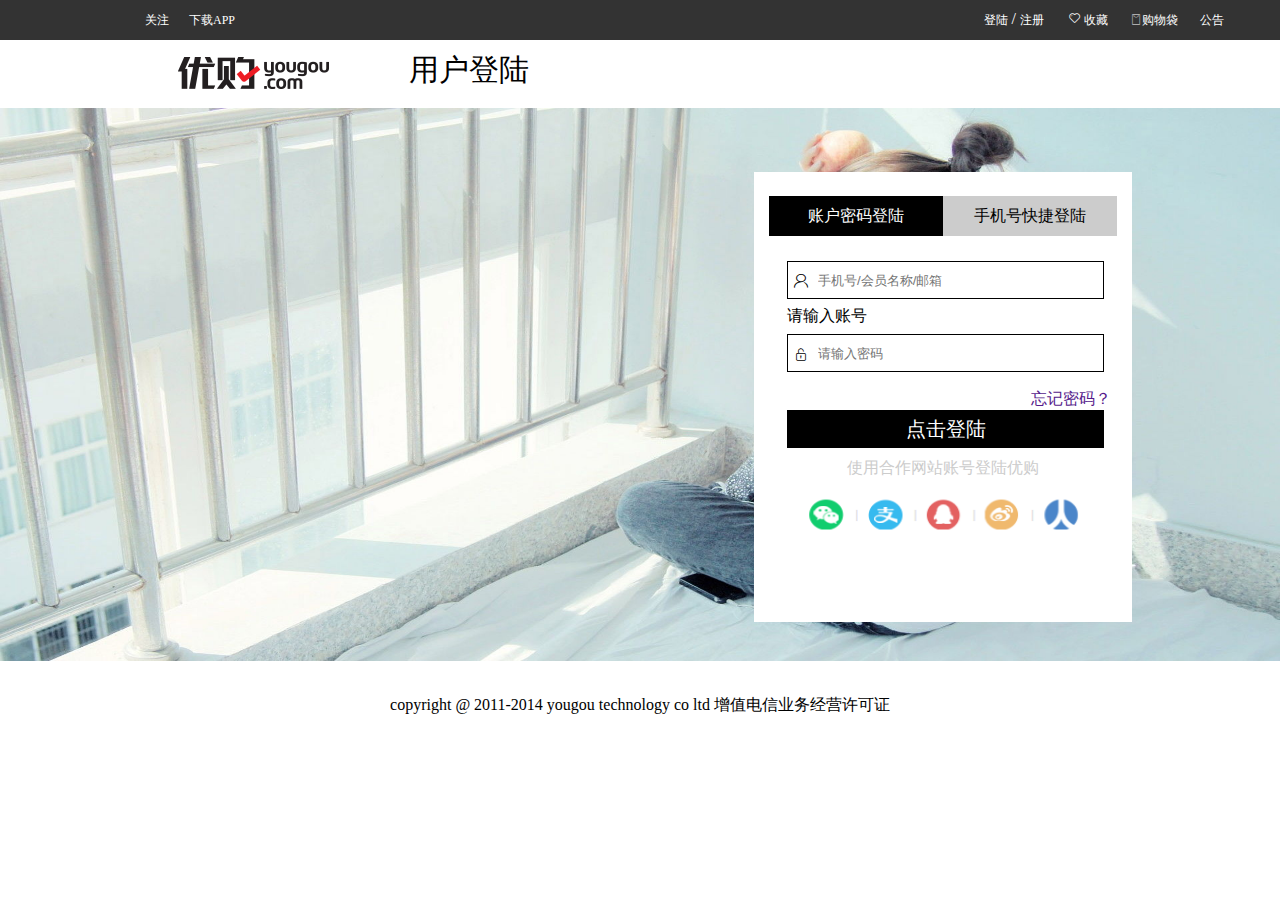
<file: src/html/login.html>
<!DOCTYPE html>
<html lang="zh">
<head>
	<meta charset="UTF-8" />
	<meta name="viewport" content="width=device-width, initial-scale=1.0" />
	<meta http-equiv="X-UA-Compatible" content="ie=edge" />
	<title>Document</title>
	<link rel="stylesheet" href="../css/login.css" />
	<link rel="stylesheet" href="../css/base.css" />
	<link rel="stylesheet" href="../font/iconfont.css" />
</head>
<body>
	<div id="headr">
			<div class="container">
				<ul class="ul1 fl">
					<li>关注</li>
					<li>下载APP</li>
				</ul>
				<ul class="ul2 fr">
					<li><a href="">登陆</a>
						/
						<a href="">注册</a>
					</li>
					<li><i class="iconfont icon-xin"></i><a href="">收藏</a></li>
					<li><i></i><a class="iconfont icon-tubiaozhizuomoban-" href="">购物袋</a></li>
					<li><a href="">公告</a></li>	
				</ul>
			</div>
		</div>
	<div id="shang">
		<div class="container">
			<div class="zuo fl">
				<img src="../img/15.png" alt="" />
			</div>
			<div class="you fl">
				<p>用户登陆</p>
			</div>
			
		</div>
	</div>
	<div id="zhong">
		<img src="../img/14.jpg" alt="" />
		<div class="tab">
			<ul>
				<li><a href="">账户密码登陆</a></li>
				<li class="tab1"><a href="">手机号快捷登陆</a></li>
			</ul>
			<div class="rou">
				<i class="iconfont icon-zhanghu"></i><input type="text" id="login_name" placeholder="手机号/会员名称/邮箱" />
			</div>
			<p class="p1">请输入账号</p>
			<div class="rou1">
				<i class="iconfont icon-mima"></i><input type="text" id="login_password" placeholder="请输入密码" />
			</div>
			<p class="p2"><a href="">忘记密码？</a></p>
			<p class="p3">
				<a ><input type="text" class="go" value="点击登陆"/></a>
			</p>
			<p class="p4">使用合作网站账号登陆优购</p>
			<img src="../img/15 (2).png" alt="" />
		</div>
	</div>
	
	
	
	
	
	<div id="dibu">
		<div class="container">
			<p>copyright @ 2011-2014 yougou technology co  ltd      增值电信业务经营许可证</p>
		</div>
	</div>
</body>
</html>
<script type="text/javascript" src="../js/login.js"></script>
</file>
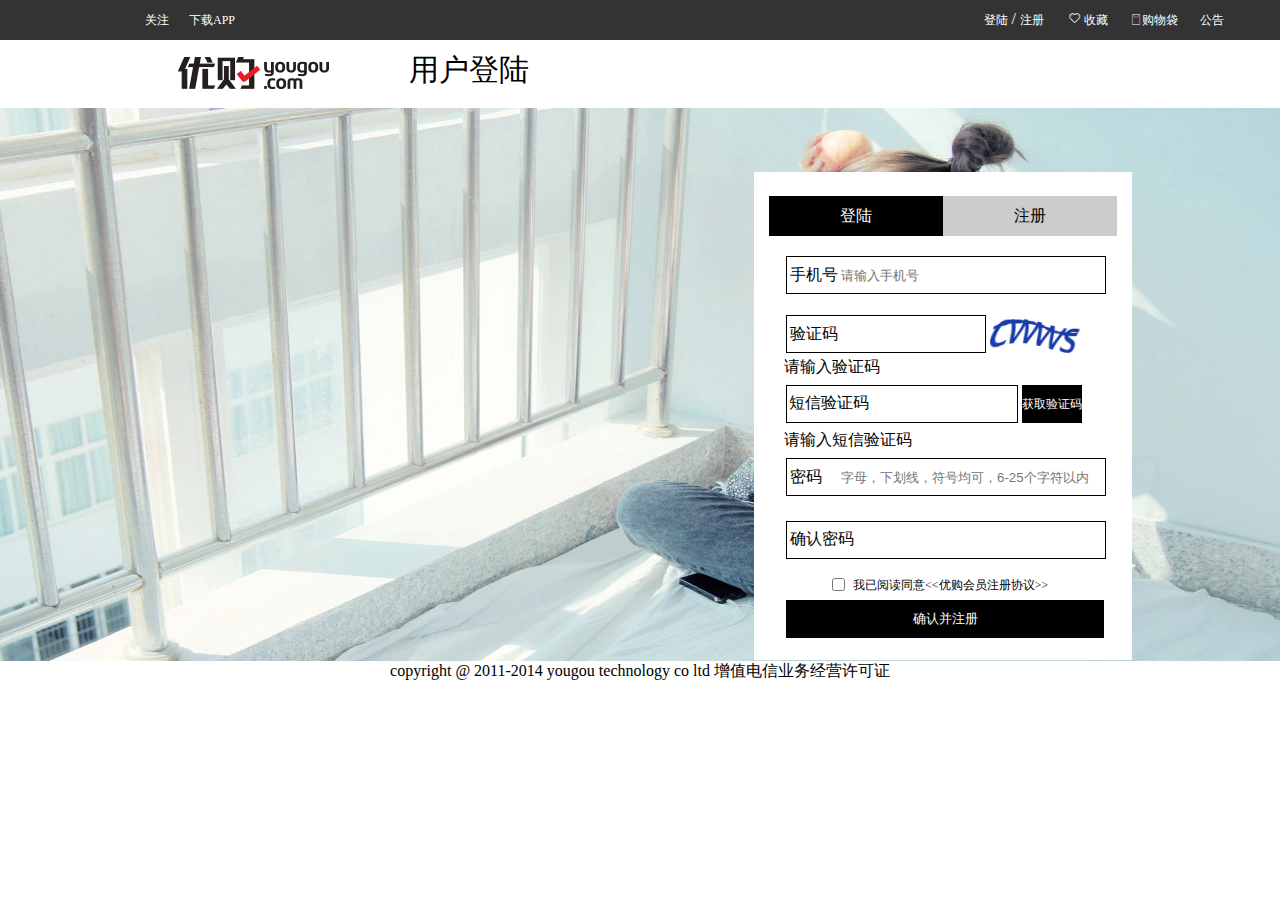
<file: src/html/reg.html>
<!DOCTYPE html>
<html lang="zh">
<head>
	<meta charset="UTF-8" />
	<meta name="viewport" content="width=device-width, initial-scale=1.0" />
	<meta http-equiv="X-UA-Compatible" content="ie=edge" />
	<title>Document</title>
	<link rel="stylesheet" href="../css/reg.css" />
	<link rel="stylesheet" href="../css/base.css" />
	<link rel="stylesheet" href="../font/iconfont.css" />
</head>
<body>
	<div id="headr">
			<div class="container">
				<ul class="ul1 fl">
					<li>关注</li>
					<li>下载APP</li>
				</ul>
				<ul class="ul2 fr">
					<li><a href="">登陆</a>
						/
						<a href="">注册</a>
					</li>
					<li><i class="iconfont icon-xin"></i><a href="">收藏</a></li>
					<li><i></i><a class="iconfont icon-tubiaozhizuomoban-" href="">购物袋</a></li>
					<li><a href="">公告</a></li>	
				</ul>
			</div>
		</div>
	<div id="shang">
		<div class="container">
			<div class="zuo fl">
				<img src="../img/15.png" alt="" />
			</div>
			<div class="you fl">
				<p>用户登陆</p>
			</div>
			
		</div>
	</div>
	<div id="zhong">
		<img src="../img/14.jpg" alt="" />
		<div class="tab">
			<ul>
				<li><a href="">登陆</a></li>
				<li class="tab1"><a href="">注册</a></li>
			</ul>
			<div class="dv1 ">
				<span>手机号</span><span ></span>
				<input type="text" placeholder="请输入手机号" id="username"/>
			</div>
			<div class="dv2">
				<span>验证码</span>
				<input type="text" id="code1"/>
				<img src="../img/16.png" alt="" />
			</div>
			<p class="p5">请输入验证码</p>
			<div class="dv3">
				<span>短信验证码</span>
				<input type="text" id="code2"/>
				<i><a href="">获取验证码</a></i>
			</div>
			<p class="p6">请输入短信验证码</p>
			<div class="dv4">
				<span>密码</span>
				<input type="text" id="password" placeholder="字母，下划线，符号均可，6-25个字符以内"/>
			</div>
			<div class="dv5">
				<span>确认密码</span>
				<input type="text" id="cr_psd"/>
			</div>
			<div class="dv6">
				<span><input type="checkbox" id="xieyi"/></span>
				<p class="p7">我已阅读同意<<优购会员注册协议>></p>
			</div>
			<div class="dv7">
				<a ><input type="text" value="确认并注册" class="btn_reg"/></a>
			</div>
			
			
		</div>
	</div>
	
	 
	
	
	
	<div id="dibu">
		<div class="container">
			<p>copyright @ 2011-2014 yougou technology co  ltd      增值电信业务经营许可证</p>
		</div>
	</div>
</body>
</html>
<script type="text/javascript" src="../js/register.js"></script>
</file>
<file: src/css/base.css>
/*(1)清除默认样式*/
html, body, ul, li, ol, dl, dd, dt, p, h1, h2, h3, h4, h5, h6, form, fieldset, legend, img,input{ margin:0; padding:0; }
fieldset, img,input,button { border:0 none; padding:0;margin:0;outline-style:none; }   

/*去掉input等聚焦时的蓝色边框*/
ul,li,ol{ list-style:none; }
select, input { vertical-align:middle;}
textarea { resize:none; } /*防止拖动*/
img {border:0; vertical-align:middle; }  
/*  去掉图片低测默认的3像素空白缝隙，或者用display：block也可以*/
table { border-collapse:collapse; }
a {text-decoration:none; }


/*2.添加公共样式*/
/*body {
    font:12px Arial,Verdana,"\5b8b\4f53";
    color:#666;
    background:#fff;
}*/

.clearfix::after{
    content: "";
    display:block;
    height: 0;
    overflow: hidden;
    clear:both;
    visibility: hidden;
    zoom: 1; 
}

h1,h2,h3,h4,h5,h6 {font-weight:normal;font-size:1em;}  /*设置h标签的大小，设置跟父亲一样大的字体font-size:100%;*/
s,i,em{font-style:normal;text-decoration:none;}


/*公共类*/
.container {  /*内容、版心 提取 */
    width: 1190px;
    margin:0 auto;
}
.fl {
    float:left;
}
.fr {
    float:right;
}
.ac {
    text-align:center;
}
.hide {
    display:none;
}
.f12{ font-size: 12px;}
.f14{ font-size: 14px;}
.f16{ font-size: 16px;}
</file>
<file: src/css/index.css>
/*头部*/
#top{
	width: 100%;
	height: 50px;
	height: 50px;
	background: red;
}
#top img{
	width: 100%;
	height: 50px;
}


/* header  头部*/
#headr{
	
	background:#333 ;
	
}
#headr .container{
	height: 40px;
	overflow: hidden;
}
#headr .ul1{
	margin-left: 100px;
}
#headr .ul1 li{
	float: left;
	line-height: 40px;
	margin-right: 20px;
	color: #fff;
	font-size: 12px;	
}
#headr .ul2 li{
	float: left;
	padding: 0 11px ;
	color: #fff;
}
#headr .ul2 li a{
	line-height: 40px;
	color: #fff;
	font-size: 12px;
}
#headr .ul2 li:hover  a{
	color: #CCCCCC;
}

/* logo*/
#logo .container{
	height: 219px;
}
#logo .shang{
	
	width: 98px;
    height: 58px;
    margin: 0 auto;
    padding: 55px 0;
}
#logo .xia{
	width: 1190px;
	height: 50px;
	/*background: red;*/
	position: relative;
}
#logo .xia ul li{
	float: left;
	line-height: 50px;
	margin-right:80px;
	font-size: 20px;
}
#logo .xia ul li a{
	color:#000000;
}
#logo .xia input{
	margin-top:17px;
	border-bottom: 1px solid #000000;	
}
 #logo .xia i{
 	position: absolute;
 	right:0px ;
 	top: 2px;
 	font-size: 30px;
 }
 
 /*导航*/
#logo .xia ul li .ej{
	width: 1268px;
	height:328px ;
	display: none;
	z-index: 3;
	position: absolute;
	left: -79px;
	top: 10;
	padding-left: 80px;
	background: #fff;
}
#logo .xia ul li:hover .ej{
	display: block;
}
#logo .xia ul li dl {
	float: left;
	margin-right: 150px;
	line-height: 50px;
}



/* xiaolunbo*/
#lunbo .container{
	height: 567px;

}
#lunbo .xptj{
	height: 112px;
	background: #fff;
}
#lunbo .xptj h3{
	text-align: center;
	font-size: 50px;	
	line-height:112px ;
}
#lunbo .dv1 p{
	text-align: center;
	
}

#lunbo .dv1{
	background: #fff;
}
#lunbo .dv1 span{
	margin-right: 20px;
	border-bottom: 1px solid #000000;
}

#lunbo  .dic ul li{
	float: left;
	margin-right:20px ;
	
}

#lunbo  .dic {
	overflow: hidden;
	margin-left: 80px;
	padding-top: 64px;
	
}








/*主推*/

#zhutui  .container{
	height: 786px;
	background: #fff;
}
#zhutui .dv2{
	text-align: center;
	font-size: 50px;
	padding-top: 25px;
}
#zhutui .dv3 {
	text-align: center;
	margin-top: 20px ;
}
#zhutui .dv3 a{
	color: #000000;
}
#zhutui .dv3 span{
	margin-right: 20px;
	border-bottom: 1px solid #000000;
}

#zhutui .dv4{
	margin-top: 80px;
	padding-left: 96px;
	margin-bottom: 20px;
}
#zhutui .dv4 ul li {
	float: left;
	margin-right: 28px;
	
}



#zhutui .dv5{
	padding-left: 175px;
	padding-top:10px;
	
}


#chaoliu .container{
	height: 660px;

	margin-top: 10px;
}


#chaoliu .dv8{
	text-align: center;
	font-size: 50px;
	padding-top: 25px;
}

#chaoliu .dv9{
	text-align: center;
	
}
#chaoliu .dv9 p{
	font-size: 25px;
	margin-top: 20px;
}

#chaoliu .dv10 ul li{
	float: left;
	margin-right: 28px;
}

#chaoliu .dv10{
	margin-top: 30px;
	padding-left: 96px;
}



#tupian .container{
	height: 357px;
	
}


#tupian .dv11 ul li{
	float: left;
	margin-right: 26px;
}
#tupian .dv11{
	padding-left: 95px;
}



#shiping .dv12{
	height: 468px;
	margin-left: 107px;
}
#shiping .dv12 img{
	width: 999px;
	height: 444px;
}



#sp .dv13{
	height: 528px;
	padding-left: 90px;
}
















/*正品*/
#zp{
		background: #333;
		border-bottom: 1px solid #666;
}
#zp .container{
	height: 116px;
	background: #333;
	
	
}
#zp ul li{
	float: left;
	line-height: 116px;
	font-size: 25px;
	margin-right: 40px;
}
#zp ul li a{
	color: #fff;
	margin-left: 10px;
}
#zp ul li i{
	color: #fff;
}

/*底部*/

#dibu{
	background: #333333;
}
#dibu .container{
	height: 415px;
}
#dibu .shang{
	height: 130px;
	padding-top:20px;
}
#dibu .shang ul{
	float: left;
	margin-right: 70px;
	line-height:30px;
	
}
#dibu .shang ul li a{
	color: #666;
	font-size: 12px;
}
#dibu .shang .shang1{
	color:#fff;
}

#dibu .shang  .dl1 a{
	color:#fff ;
}


#dibu .zhong{
	height: 207px;
	/*background: #007AFF;*/
}
#dibu .zhong ul li{
	float: left;
	margin-right: 40px;
}
#dibu .zuo{
	width: 600px;
	height:207px ;
	/*padding-top: 158px;*/
	/*padding-left: 10px;*/
}
#dibu .zuo ul{
	margin-top:130px;
}

#dibu .you{
	width: 400px;
	height: 207;
	padding-top:40px;
	padding-left: 50px;
}
#dibu .xia ul li {
	margin-right: 20px;
}
#dibu .xia li{
	float: left;

}
#dibu .xia ul li a{
	color: #fff;
	font-size: 12px;
}
#dibu .xia p{
	color: #fff;
	font-size: 12px;
}
</file>
<file: src/font/iconfont.css>
@font-face {font-family: "iconfont";
  src: url('iconfont.eot?t=1540179448747'); /* IE9*/
  src: url('iconfont.eot?t=1540179448747#iefix') format('embedded-opentype'), /* IE6-IE8 */
  url('[data-uri]') format('woff'),
  url('iconfont.ttf?t=1540179448747') format('truetype'), /* chrome, firefox, opera, Safari, Android, iOS 4.2+*/
  url('iconfont.svg?t=1540179448747#iconfont') format('svg'); /* iOS 4.1- */
}

.iconfont {
  font-family:"iconfont" !important;
  font-size:16px;
  font-style:normal;
  -webkit-font-smoothing: antialiased;
  -moz-osx-font-smoothing: grayscale;
}

.icon-mima:before { content: "\e688";  ;}

.icon-tuihuanhuo:before { content: "\e605"; color: #fff; }

.icon-zhanghu:before { content: "\e67a"; }

.icon-zhengpinbaozheng:before { content: "\e724"; color: #fff; }

.icon-buchajia:before { content: "\e60e";  color: #fff;}

.icon-xiaoyuhao:before { content: "\e676"; }

.icon-dayuhao:before { content: "\e50b"; }

.icon-xin:before { content: "\e501"; }

.icon-magnifier:before { content: "\e503"; }

.icon-time:before { content: "\e603"; }

.icon-tubiaozhizuomoban-:before { content: "\e61b"; }
</file>
<file: src/css/car.css>
#top{
	width: 100%;
	height: 50px;
	height: 50px;
	background: red;
}
#top img{
	width: 100%;
	height: 50px;
}


/* header  头部*/
#headr{
	
	background:#333 ;
	
}
#headr .container{
	height: 40px;
	overflow: hidden;
}
#headr .ul1{
	margin-left: 100px;
}
#headr .ul1 li{
	float: left;
	line-height: 40px;
	margin-right: 20px;
	color: #fff;
	font-size: 12px;	
}
#headr .ul2 li{
	float: left;
	padding: 0 11px ;
	color: #fff;
}
#headr .ul2 li a{
	line-height: 40px;
	color: #fff;
	font-size: 12px;
}
#headr .ul2 li:hover  a{
	color: #CCCCCC;
}

/* logo*/
#logo .container{
	height: 219px;
}
#logo .shang{
	
	width: 98px;
    height: 58px;
    margin: 0 auto;
    padding: 55px 0;
}
#logo .xia{
	width: 1190px;
	height: 50px;
	/*background: red;*/
	position: relative;
}
#logo .xia ul li{
	float: left;
	line-height: 50px;
	margin-right:80px;
	font-size: 20px;
}
#logo .xia ul li a{
	color:#000000;
}
#logo .xia input{
	margin-top:17px;
	border-bottom: 1px solid #000000;	
}
 #logo .xia i{
 	position: absolute;
 	right:0px ;
 	top: 2px;
 	font-size: 30px;
 }


/*购物*/
#gouwu .container{
	height: 400px;
	padding-top:140px;
	
}


#gouwu .shang{
	height: 42px;
	padding-left: 30px;
	border-bottom: 1px solid #ccc;
	
}
#gouwu .shang ul li{
	float: left;
	margin-right: 85px ;
	line-height: 42px;
}
#gouwu .shang ul .li1{
	margin-right: 0px;
}
#gouwu .shang ul .li2{
	margin-right: 160px;
}
#gouwu .shang ul .li3{
	margin-right: 160px;
}


#gouwu .zhong ul li{
	float: left;
	margin-right: 80px;
	margin-top:20px;
	
}
#gouwu .zhong{
	height:103px ;
	padding-left: 30px;
	padding-top: 20px;
	border-bottom: 1px solid #ccc;
	
}

#gouwu .zhong .li5 input{
	width: 18px;
	height: 19px;
	text-align: center;
	border: 1px solid #ccc;
}

#gouwu .zhong ul #li6{
	margin-right: 0px;
}
#gouwu .zhong ul li img{
	width: 70px;
	height:70px ;
}

#gouwu .zhong .li7{
	margin-top: 3px;
	margin-right: 32px;
}
#gouwu .zhong ul li a{
	color: #000000;
}
#gouwu .xia ul li{
	float: left;
	line-height: 50px;
	margin-right: 50px;
	
}
#gouwu .xia{
	height: 50px;
	padding-left: 30px;
	border-bottom: 1px solid #ccc;
}
#gouwu .xia ul .li8{
	margin-right: 0px;
}

#gouwu .xia ul li a{
	color: #000000;
}
#gouwu .xiabian{
	height: 54px;
	background: #ccc;
}

#gouwu .xiabian .zuo{
	height: 54px;
}
#gouwu .xiabian .zuo ul li{
	float: left;
	line-height:54px ;
	margin-right: 30px;
	padding-left: 30px;
	
}
#gouwu .xiabian .zuo ul li a{
	color: #fff;
	background: #000000;

	
}
#gouwu .xiabian .you ul li{
	float: left;
	margin-right: 40px;
	line-height: 54px;
}
#gouwu .zong{
	border: 1px solid #ccc;
	height: 268px;
}
#gouwu .xiabian .you ul li a{
	color: #fff;
	background: #000000;
}



#dv1 .container{
	height: 900px;
}
#dv1 .dv3 ul li{
	float: left;
	margin-right: 40px ;
	margin-top: 20px; 
}
#dv1 .dv3{
	padding-left: 72px;
}



















#zp{
		background: #333;
		border-bottom: 1px solid #666;
}
#zp .container{
	height: 116px;
	background: #333;
	
	
}
#zp ul li{
	float: left;
	line-height: 116px;
	font-size: 25px;
	margin-right: 40px;
}
#zp ul li a{
	color: #fff;
	margin-left: 10px;
}
#zp ul li i{
	color: #fff;
}

/*底部*/

#dibu{
	background: #333333;
}
#dibu .container{
	height: 415px;
}
#dibu .shang{
	height: 130px;
	padding-top:20px;
}
#dibu .shang ul{
	float: left;
	margin-right: 70px;
	line-height:30px;
	
}
#dibu .shang ul li a{
	color: #666;
	font-size: 12px;
}
#dibu .shang .shang1{
	color:#fff;
}

#dibu .shang  .dl1 a{
	color:#fff ;
}


#dibu .zhong{
	height: 207px;
	/*background: #007AFF;*/
}
#dibu .zhong ul li{
	float: left;
	margin-right: 40px;
}
#dibu .zuo{
	width: 600px;
	height:207px ;
	/*padding-top: 158px;*/
	/*padding-left: 10px;*/
}
#dibu .zuo ul{
	margin-top:130px;
}

#dibu .you{
	width: 400px;
	height: 207;
	padding-top:40px;
	padding-left: 50px;
}
#dibu .xia ul li {
	margin-right: 20px;
}
#dibu .xia li{
	float: left;

}
#dibu .xia ul li a{
	color: #fff;
	font-size: 12px;
}
#dibu .xia p{
	color: #fff;
	font-size: 12px;
}


















#zp{
		background: #333;
		border-bottom: 1px solid #666;
}
#zp .container{
	height: 116px;
	background: #333;
	
	
}
#zp ul li{
	float: left;
	line-height: 116px;
	font-size: 25px;
	margin-right: 40px;
}
#zp ul li a{
	color: #fff;
	margin-left: 10px;
}
#zp ul li i{
	color: #fff;
}

/*底部*/

#dibu{
	background: #333333;
}
#dibu .container{
	height: 415px;
}
#dibu .shang{
	height: 130px;
	padding-top:20px;
}
#dibu .shang ul{
	float: left;
	margin-right: 70px;
	line-height:30px;
	
}
#dibu .shang ul li a{
	color: #666;
	font-size: 12px;
}
#dibu .shang .shang1{
	color:#fff;
}

#dibu .shang  .dl1 a{
	color:#fff ;
}


#dibu .zhong{
	height: 207px;
	/*background: #007AFF;*/
}
#dibu .zhong ul li{
	float: left;
	margin-right: 40px;
}
#dibu .zuo{
	width: 600px;
	height:207px ;
	/*padding-top: 158px;*/
	/*padding-left: 10px;*/
}
#dibu .zuo ul{
	margin-top:130px;
}

#dibu .you{
	width: 400px;
	height: 207;
	padding-top:40px;
	padding-left: 50px;
}
#dibu .xia ul li {
	margin-right: 20px;
}
#dibu .xia li{
	float: left;

}
#dibu .xia ul li a{
	color: #fff;
	font-size: 12px;
}
#dibu .xia p{
	color: #fff;
	font-size: 12px;
}
</file>
<file: src/css/goods.css>
#top{
	width: 100%;
	height: 50px;
	height: 50px;
	background: red;
}
#top img{
	width: 100%;
	height: 50px;
}


/* header  头部*/
#headr{
	
	background:#333 ;
	
}
#headr .container{
	height: 40px;
	overflow: hidden;
}
#headr .ul1{
	margin-left: 100px;
}
#headr .ul1 li{
	float: left;
	line-height: 40px;
	margin-right: 20px;
	color: #fff;
	font-size: 12px;	
}
#headr .ul2 li{
	float: left;
	padding: 0 11px ;
	color: #fff;
}
#headr .ul2 li a{
	line-height: 40px;
	color: #fff;
	font-size: 12px;
}
#headr .ul2 li:hover  a{
	color: #CCCCCC;
}

/* logo*/
#logo .container{
	height: 219px;
}
#logo .shang{
	
	width: 98px;
    height: 58px;
    margin: 0 auto;
    padding: 55px 0;
}
#logo .xia{
	width: 1190px;
	height: 50px;
	/*background: red;*/
	position: relative;
}
#logo .xia ul li{
	float: left;
	line-height: 50px;
	margin-right:80px;
	font-size: 20px;
}
#logo .xia ul li a{
	color:#000000;
}
#logo .xia input{
	margin-top:17px;
	border-bottom: 1px solid #000000;	
}
 #logo .xia i{
 	position: absolute;
 	right:0px ;
 	top: 2px;
 	font-size: 30px;
 }



#xq .container{
	height: 774px;
	padding-top: 30px;

}
#xq .zuo{
	width: 75px;
	height: 510px;

}

#xq .zuo ul li img{
	width: 66px;
	height: 66px;
	border:1px solid #ccc;
	margin-left: 4px;
	margin-top:4px;
}




#xq .zhong{
	border: 1px solid #ccc;
	width: 483px;
	height: 485px;
	overflow: hidden;
}

#xq .zhong img{
	width:485px ;
	height: 485px;
}


#xq .you{
	width:585px ;
	height:670px ;
	margin-left: 45px;
}
#xq .you .shang{
	border-bottom: 1px solid #ccc;
	height: 270px;
}
#xq .you .shang img{
	margin-left: 43px;
	
}

#xq .you .shang .p20{
	margin-top:30px;
	margin-left: 20px;
}

#xq .you .shang .p21{
	margin-top:30px;
	margin-left: 20px;
}
#xq .you .shang .p21 span{
	font-size: 25px;
}

#xq .you .shang .p22{
	margin-top:30px;
	margin-left: 20px;
}

#xq .you .zy {
	padding-left: 30px;
}
#xq .you .zy .zxcv{
	width: 585px;
	height: 108px;
}
#xq .you .zy ul li{
	float: left;
	margin-right: 14px;
	margin-top: 25px;
}

#xq .you .zy ul li img{
	width: 66px;
	height: 66px;
	border: 1px solid #000000;
}

#xq .you .zy .zyt{
	width: 554px;
	height: 108px;
}
#xq .you .zy .zyt ul li{
	margin-right: 30px;
}

#xq .you   input{
	width: 63px;
	height: 30px;
	border: 1px solid #000000;
}
#xq .you .zt ul li{
	float: left;
	margin-right: 40px;
}
#xq .you .zt ul li button{
	width: 200px;
	height:60px ;
	background: #000000;
	color: #fff;
	font-size: 34px;
}
#xq .you .zt{
	padding-top:40px ;
	padding-left: 30px;
}


#xinxi .container{
	height: 515px;

}

#xinxi .t01 h3{
	text-align: center;
	font-size: 40px;
}
#xinxi .t02 ul li{
	float: left;
	margin-right: 104px;
	
	
}
#xinxi .t02{
	margin-top: 60px;
}
#xinxi  .rry{
	height: 60px;
	border-bottom: 1px solid #ccc;
}
#xinxi  .rrt{
	height: 60px;
	border-bottom: 1px solid #ccc;
}
#xinxi  .rri{
	height: 60px;
	border-bottom: 1px solid #ccc;
}


#tupian .container{
	height: 9195px;
}


#tupian ul li{
	text-align: center;
	margin-top: 15px;
}




























#zp{
		background: #333;
		border-bottom: 1px solid #666;
}
#zp .container{
	height: 116px;
	background: #333;
	
	
}
#zp ul li{
	float: left;
	line-height: 116px;
	font-size: 25px;
	margin-right: 40px;
}
#zp ul li a{
	color: #fff;
	margin-left: 10px;
}
#zp ul li i{
	color: #fff;
}

/*底部*/

#dibu{
	background: #333333;
}
#dibu .container{
	height: 415px;
}
#dibu .shang{
	height: 130px;
	padding-top:20px;
}
#dibu .shang ul{
	float: left;
	margin-right: 70px;
	line-height:30px;
	
}
#dibu .shang ul li a{
	color: #666;
	font-size: 12px;
}
#dibu .shang .shang1{
	color:#fff;
}

#dibu .shang  .dl1 a{
	color:#fff ;
}


#dibu .zhong{
	height: 207px;
	/*background: #007AFF;*/
}
#dibu .zhong ul li{
	float: left;
	margin-right: 40px;
}
#dibu .zuo{
	width: 600px;
	height:207px ;
	/*padding-top: 158px;*/
	/*padding-left: 10px;*/
}
#dibu .zuo ul{
	margin-top:130px;
}

#dibu .you{
	width: 400px;
	height: 207;
	padding-top:40px;
	padding-left: 50px;
}
#dibu .xia ul li {
	margin-right: 20px;
}
#dibu .xia li{
	float: left;

}
#dibu .xia ul li a{
	color: #fff;
	font-size: 12px;
}
#dibu .xia p{
	color: #fff;
	font-size: 12px;
}
</file>
<file: src/css/list.css>
#top{
	width: 100%;
	height: 50px;
	height: 50px;
	background: red;
}
#top img{
	width: 100%;
	height: 50px;
}


/* header  头部*/
#headr{
	
	background:#333 ;
	
}
#headr .container{
	height: 40px;
	overflow: hidden;
}
#headr .ul1{
	margin-left: 100px;
}
#headr .ul1 li{
	float: left;
	line-height: 40px;
	margin-right: 20px;
	color: #fff;
	font-size: 12px;	
}
#headr .ul2 li{
	float: left;
	padding: 0 11px ;
	color: #fff;
}
#headr .ul2 li a{
	line-height: 40px;
	color: #fff;
	font-size: 12px;
}
#headr .ul2 li:hover  a{
	color: #CCCCCC;
}

/* logo*/
#logo .container{
	height: 219px;
}
#logo .shang{
	
	width: 98px;
    height: 58px;
    margin: 0 auto;
    padding: 55px 0;
}
#logo .xia{
	width: 1190px;
	height: 50px;
	/*background: red;*/
	position: relative;
	overflow: hidden;
}
#logo .xia ul{
	overflow:hidden;
	float: left;
}
#logo .xia ul li{
	float: left;
	line-height: 50px;
	margin-right:80px;
	font-size: 20px;
}
#logo .xia ul li a{
	color:#000000;
}
#logo .xia input{
	float: right;
	margin-top:17px;
	border-bottom: 1px solid #000000;	
}
 #logo .xia i{
 	position: absolute;
 	right:0px ;
 	top: 2px;
 	font-size: 30px;
 }

#content{
	width: 100%;
	/*height: 3000px;*/
}

#content .container{
	/*height: 3000px;*/
}
#content .top {
	overflow: hidden;
	border-bottom: 1px solid #ddd;
}
#content .top .topul{
	overflow: hidden;
	float: left;
}
#content .top .topul li{
	float: left;
	width: 80px;
	height: 50px;
	text-align: center;
	line-height: 50px;
}

.goodslist ul {overflow:hidden;}

.goodslist ul li { 
    float:left;
    width: 245px;
    height: 427px;
    margin:0 5px 65px 5px;
    padding:28px 18px;
    vertical-align: top;
    border:2px solid #f5f5f5;
}
.goodslist ul li:hover{
     border:2px solid #ccc;
}
.goodslist ul li:hover p.three{
    display:block;
}

.goodslist ul li img{cursor:pointer;width: 240px;height:240px;}

.goodslist ul li p.first {margin:15px 0 8px 0;padding-bottom: 10px;border-bottom: 1px solid #ebebeb;}

.goodslist ul li .diqu {background:#000;color:#fff;margin:0 5px;}

.goodslist ul li .xiajiang {background:#e93b39;color:#fff;}


.goodslist ul li a.name {display:block;color:#323232;}

.goodslist ul li a.name:hover {text-decoration: underline; color:#666 !important;}

.goodslist ul li p.two {padding-top:5px;overflow:hidden;}

.goodslist ul li p.two span.price {
    float: left;
    line-height: 16px;
    color:#000;
    font-weight:bold;
}

.goodslist ul li p.two span.xiaoliang {
    float: right;
    line-height: 16px;
    color:#999;
    font-weight:bold;
}

.goodslist ul li p.three {overflow:hidden;display:none;}

.goodslist ul li p.three span.add_car{
    display: inline-block;
    width: 70px;
    height: 22px;
    text-align: center;
    margin-top: 6px;
    line-height: 20px;
    color: #fff;
    background: #e93b39;
    float:left;
    cursor:pointer;
}

.goodslist ul li p.three span.shoucang {
    float:right;
    color:#999;
    margin-top:10px;
    cursor:pointer;
}

.goodslist ul li p.three span.shoucang:hover {color:#e93b39;}














#zp{
		background: #333;
		border-bottom: 1px solid #666;
}
#zp .container{
	height: 116px;
	background: #333;
	
	
}
#zp ul li{
	float: left;
	line-height: 116px;
	font-size: 25px;
	margin-right: 40px;
}
#zp ul li a{
	color: #fff;
	margin-left: 10px;
}
#zp ul li i{
	color: #fff;
}

/*底部*/

#dibu{
	background: #333333;
}
#dibu .container{
	height: 415px;
}
#dibu .shang{
	height: 130px;
	padding-top:20px;
}
#dibu .shang ul{
	float: left;
	margin-right: 70px;
	line-height:30px;
	
}
#dibu .shang ul li a{
	color: #666;
	font-size: 12px;
}
#dibu .shang .shang1{
	color:#fff;
}

#dibu .shang  .dl1 a{
	color:#fff ;
}


#dibu .zhong{
	height: 207px;
	/*background: #007AFF;*/
}
#dibu .zhong ul li{
	float: left;
	margin-right: 40px;
}
#dibu .zuo{
	width: 600px;
	height:207px ;
	/*padding-top: 158px;*/
	/*padding-left: 10px;*/
}
#dibu .zuo ul{
	margin-top:130px;
}

#dibu .you{
	width: 400px;
	height: 207;
	padding-top:40px;
	padding-left: 50px;
}
#dibu .xia ul li {
	margin-right: 20px;
}
#dibu .xia li{
	float: left;

}
#dibu .xia ul li a{
	color: #fff;
	font-size: 12px;
}
#dibu .xia p{
	color: #fff;
	font-size: 12px;
}
</file>
<file: src/css/login.css>
#headr{
	
	background:#333 ;
	
}
#headr .container{
	height: 40px;
	overflow: hidden;
}
#headr .ul1{
	margin-left: 100px;
}
#headr .ul1 li{
	float: left;
	line-height: 40px;
	margin-right: 20px;
	color: #fff;
	font-size: 12px;	
}
#headr .ul2 li{
	float: left;
	padding: 0 11px ;
	color: #fff;
}
#headr .ul2 li a{
	line-height: 40px;
	color: #fff;
	font-size: 12px;
}
#headr .ul2 li:hover  a{
	color: #CCCCCC;
}

/* shang*/
#shang{
	
}
#shang .container{
	height:68px ;
}
#shang .zuo img{
	margin-top:17px;
	margin-left: 133px;
}
#shang .you p{
	margin-top: 10px;
	font-size: 30px;
	text-align: center;
	margin-left: 80px;
}


#zhong{
	width: 100%;
	height: 553px;
	position: relative;
}
#zhong img{
	width: 100%;
	height: 553px;
	
}
/*tab*/

#zhong .tab{
	width: 378px;
	height:450px ;
	background: #fff;
	position: absolute;
	right: 148px;
	top:64px;
}

#zhong .tab ul li{
	float: left;
	height: 40px;
	line-height: 40px;
	text-align: center;
}
#zhong .tab ul li a{
	color: #fff;
	display: block;
	width:174px ;
	height: 40px;
	background: #000000;
}

#zhong .tab ul{
	padding: 24px 15px 0;
}
#zhong .tab ul .tab1 a{
	background: #ccc;
	color:#000 ;
}
#zhong .rou input{
	width: 285px;
	height:36px ;
	margin-top: 25px;
	border: 1px solid #000000;
	padding-left: 30px;
	color: #ccc;
}
#zhong .tab .rou{
	padding-left: 33px;
	position: relative;

}
#zhong .tab .rou i{
	position: absolute;
	top:77px;
	left: 39px;
}
#zhong .rou1 input{
	width: 285px;
	height:36px ;
	border: 1px solid #000000;
	padding-left: 30px;
	color: #ccc;
}
#zhong .rou1{
	padding-left: 33px;
	position: relative;
}
#zhong .rou1 i{
	position: absolute;
	top:12px;
	left: 39px;
}
#zhong .tab .p1{
	
	margin:7px 0 7px 33px;
}

#zhong .tab .p2{
	margin-left: 277px;
	margin-top:17px;
}
#zhong .tab .p3 input{
	width: 315px;
	height:36px ;
	/*margin-top: 25px;*/
	border: 1px solid #000000;
	background: #000000;
	color: #fff;
	text-align: center;
	font-size: 20px;
}
#zhong .tab .p3{
	margin-left:33px ;
}
#zhong .tab .p4{
	text-align: center;
	margin-top:10px;
	color: #ccc;
}
#zhong .tab img{
	width: 307px;
	height: 43px;
	margin-left: 37px;
	margin-top:14px;
}















/*dibu*/
#dibu .container{
	height: 50px;
	padding-top:34px;
}
#dibu p{
	text-align: center;
}
</file>
<file: src/css/reg.css>
#headr{
	
	background:#333 ;
	
}
#headr .container{
	height: 40px;
	overflow: hidden;
}
#headr .ul1{
	margin-left: 100px;
}
#headr .ul1 li{
	float: left;
	line-height: 40px;
	margin-right: 20px;
	color: #fff;
	font-size: 12px;	
}
#headr .ul2 li{
	float: left;
	padding: 0 11px ;
	color: #fff;
}
#headr .ul2 li a{
	line-height: 40px;
	color: #fff;
	font-size: 12px;
}
#headr .ul2 li:hover  a{
	color: #CCCCCC;
}

/* shang*/
#shang{
	
}
#shang .container{
	height:68px ;
}
#shang .zuo img{
	margin-top:17px;
	margin-left: 133px;
}
#shang .you p{
	margin-top: 10px;
	font-size: 30px;
	text-align: center;
	margin-left: 80px;
}


#zhong{
	width: 100%;
	height: 553px;
	position: relative;
}
#zhong img{
	width: 100%;
	height: 553px;
	
}
/*tab*/

#zhong .tab{
	width: 378px;
	height:488px ;
	background: #fff;
	position: absolute;
	right: 148px;
	top:64px;
}

#zhong .tab ul li{
	float: left;
	height: 40px;
	line-height: 40px;
	text-align: center;
}
#zhong .tab ul li a{
	color: #fff;
	display: block;
	width:174px ;
	height: 40px;
	background: #000000;
}

#zhong .tab ul{
	padding: 24px 15px 0;
}
#zhong .tab ul .tab1 a{
	background: #ccc;
	color:#000 ;
}
#zhong .dv1 input{
	width: 264px;
	height: 36px;
	border: 1px solid #000000;
	margin-top: 20px;
	margin-left: 32px;
	padding-left: 54px;
}

.dv1{
	position: relative;
}
#zhong .tab .dv1 span{
	position:absolute ;
	top:69px ;
	left:36px ;
}
.dv2{
	width: 316px;
	height: 36px;
	margin-left: 32px;
	margin-top:20px ;
	position: relative;
}
.dv2 input{
	width: 145px;
	height:36px ;
	border:1px solid #000000 ;
	padding-left: 53px;
}
 #zhong .dv2 img{
	width: 110px;
	height: 40px;
}
.dv2 span{
	position: absolute;
	top:10px;
	left: 4px;
}

#zhong .tab  .p5{
	margin-top: 7px;
	margin-left: 30px;
}
.dv3{
	margin-left: 32px;
	margin-top: 7px;
	position: relative;
}
.dv3 input{
	width: 230px;
	height: 36px;
	border: 1px solid #000000;
}
#zhong .tab .dv3 span{
	position: absolute;
	left: 3px;
	top: 8px;
}
#zhong .tab .dv3 i{
	color: #fff;
	font-size: 12px;
	height: 38px;
	line-height: 38px;
	background: #000000;
	display: inline-block;
	height: 38px;
	
	
}
#zhong .tab .dv3 a{
	color: #fff;
}
#zhong .tab .p6{
	margin-top: 7px;
	margin-left: 30px;
	
}
#zhong .tab .dv4 input{
	width: 264px;
	height: 36px;
	border: 1px solid #000000;
	margin-top: 7px;
	margin-left: 32px;
	padding-left: 54px;
}

#zhong .tab .dv4{
	position: relative;
}
#zhong .tab .dv4 span{
	position: absolute;
	left: 36px;
	top:16px;
}

#zhong .tab .dv5 input{
	width: 250px;
	height: 36px;
	border: 1px solid #000000;
	margin-top: 25px;
	margin-left: 32px;
	padding-left: 68px;
}


#zhong .tab .dv5{
	position: relative;
}

#zhong .tab .dv5 span{
	position: absolute;
	left: 36px;
	top:33px;
}
#zhong .tab .p7{
	margin-left: 99px;
	margin-top:18px;
	font-size: 12px;
}
#zhong .tab .dv6{
	position: relative;
}
#zhong .tab .dv6 span{
	position: absolute;
	left: 78px;
	top: -3px;
}

#zhong .tab .dv7 input{
	width: 316px;
	height: 36px;
	border: 1px solid #000000;
	margin-top: 6px;
	margin-left: 32px;
	background: #000000;
	
}
#zhong .tab .dv7  a input{
	text-align: center;
	color: #fff;
}






*/




*/









/*dibu*/
#dibu .container{
	height: 50px;
	padding-top:34px;
}
#dibu p{
	text-align: center;
}
</file>
<file: src/font/demo.css>
*{margin: 0;padding: 0;list-style: none;}
/*
KISSY CSS Reset
理念：1. reset 的目的不是清除浏览器的默认样式，这仅是部分工作。清除和重置是紧密不可分的。
2. reset 的目的不是让默认样式在所有浏览器下一致，而是减少默认样式有可能带来的问题。
3. reset 期望提供一套普适通用的基础样式。但没有银弹，推荐根据具体需求，裁剪和修改后再使用。
特色：1. 适应中文；2. 基于最新主流浏览器。
维护：玉伯<lifesinger@gmail.com>, 正淳<ragecarrier@gmail.com>
 */

/** 清除内外边距 **/
body, h1, h2, h3, h4, h5, h6, hr, p, blockquote, /* structural elements 结构元素 */
dl, dt, dd, ul, ol, li, /* list elements 列表元素 */
pre, /* text formatting elements 文本格式元素 */
form, fieldset, legend, button, input, textarea, /* form elements 表单元素 */
th, td /* table elements 表格元素 */ {
  margin: 0;
  padding: 0;
}

/** 设置默认字体 **/
body,
button, input, select, textarea /* for ie */ {
  font: 12px/1.5 tahoma, arial, \5b8b\4f53, sans-serif;
}
h1, h2, h3, h4, h5, h6 { font-size: 100%; }
address, cite, dfn, em, var { font-style: normal; } /* 将斜体扶正 */
code, kbd, pre, samp { font-family: courier new, courier, monospace; } /* 统一等宽字体 */
small { font-size: 12px; } /* 小于 12px 的中文很难阅读，让 small 正常化 */

/** 重置列表元素 **/
ul, ol { list-style: none; }

/** 重置文本格式元素 **/
a { text-decoration: none; }
a:hover { text-decoration: underline; }


/** 重置表单元素 **/
legend { color: #000; } /* for ie6 */
fieldset, img { border: 0; } /* img 搭车：让链接里的 img 无边框 */
button, input, select, textarea { font-size: 100%; } /* 使得表单元素在 ie 下能继承字体大小 */
/* 注：optgroup 无法扶正 */

/** 重置表格元素 **/
table { border-collapse: collapse; border-spacing: 0; }

/* 清除浮动 */
.ks-clear:after, .clear:after {
  content: '\20';
  display: block;
  height: 0;
  clear: both;
}
.ks-clear, .clear {
  *zoom: 1;
}

.main {
  padding: 30px 100px;
width: 960px;
margin: 0 auto;
}
.main h1{font-size:36px; color:#333; text-align:left;margin-bottom:30px; border-bottom: 1px solid #eee;}

.helps{margin-top:40px;}
.helps pre{
  padding:20px;
  margin:10px 0;
  border:solid 1px #e7e1cd;
  background-color: #fffdef;
  overflow: auto;
}

.icon_lists{
  width: 100% !important;

}

.icon_lists li{
  float:left;
  width: 100px;
  height:180px;
  text-align: center;
  list-style: none !important;
}
.icon_lists .icon{
  font-size: 42px;
  line-height: 100px;
  margin: 10px 0;
  color:#333;
  -webkit-transition: font-size 0.25s ease-out 0s;
  -moz-transition: font-size 0.25s ease-out 0s;
  transition: font-size 0.25s ease-out 0s;

}
.icon_lists .icon:hover{
  font-size: 100px;
}



.markdown {
  color: #666;
  font-size: 14px;
  line-height: 1.8;
}

.highlight {
  line-height: 1.5;
}

.markdown img {
  vertical-align: middle;
  max-width: 100%;
}

.markdown h1 {
  color: #404040;
  font-weight: 500;
  line-height: 40px;
  margin-bottom: 24px;
}

.markdown h2,
.markdown h3,
.markdown h4,
.markdown h5,
.markdown h6 {
  color: #404040;
  margin: 1.6em 0 0.6em 0;
  font-weight: 500;
  clear: both;
}

.markdown h1 {
  font-size: 28px;
}

.markdown h2 {
  font-size: 22px;
}

.markdown h3 {
  font-size: 16px;
}

.markdown h4 {
  font-size: 14px;
}

.markdown h5 {
  font-size: 12px;
}

.markdown h6 {
  font-size: 12px;
}

.markdown hr {
  height: 1px;
  border: 0;
  background: #e9e9e9;
  margin: 16px 0;
  clear: both;
}

.markdown p,
.markdown pre {
  margin: 1em 0;
}

.markdown > p,
.markdown > blockquote,
.markdown > .highlight,
.markdown > ol,
.markdown > ul {
  width: 80%;
}

.markdown ul > li {
  list-style: circle;
}

.markdown > ul li,
.markdown blockquote ul > li {
  margin-left: 20px;
  padding-left: 4px;
}

.markdown > ul li p,
.markdown > ol li p {
  margin: 0.6em 0;
}

.markdown ol > li {
  list-style: decimal;
}

.markdown > ol li,
.markdown blockquote ol > li {
  margin-left: 20px;
  padding-left: 4px;
}

.markdown code {
  margin: 0 3px;
  padding: 0 5px;
  background: #eee;
  border-radius: 3px;
}

.markdown pre {
  border-radius: 6px;
  background: #f7f7f7;
  padding: 20px;
}

.markdown pre code {
  border: none;
  background: #f7f7f7;
  margin: 0;
}

.markdown strong,
.markdown b {
  font-weight: 600;
}

.markdown > table {
  border-collapse: collapse;
  border-spacing: 0px;
  empty-cells: show;
  border: 1px solid #e9e9e9;
  width: 95%;
  margin-bottom: 24px;
}

.markdown > table th {
  white-space: nowrap;
  color: #333;
  font-weight: 600;

}

.markdown > table th,
.markdown > table td {
  border: 1px solid #e9e9e9;
  padding: 8px 16px;
  text-align: left;
}

.markdown > table th {
  background: #F7F7F7;
}

.markdown blockquote {
  font-size: 90%;
  color: #999;
  border-left: 4px solid #e9e9e9;
  padding-left: 0.8em;
  margin: 1em 0;
  font-style: italic;
}

.markdown blockquote p {
  margin: 0;
}

.markdown .anchor {
  opacity: 0;
  transition: opacity 0.3s ease;
  margin-left: 8px;
}

.markdown .waiting {
  color: #ccc;
}

.markdown h1:hover .anchor,
.markdown h2:hover .anchor,
.markdown h3:hover .anchor,
.markdown h4:hover .anchor,
.markdown h5:hover .anchor,
.markdown h6:hover .anchor {
  opacity: 1;
  display: inline-block;
}

.markdown > br,
.markdown > p > br {
  clear: both;
}


.hljs {
  display: block;
  background: white;
  padding: 0.5em;
  color: #333333;
  overflow-x: auto;
}

.hljs-comment,
.hljs-meta {
  color: #969896;
}

.hljs-string,
.hljs-variable,
.hljs-template-variable,
.hljs-strong,
.hljs-emphasis,
.hljs-quote {
  color: #df5000;
}

.hljs-keyword,
.hljs-selector-tag,
.hljs-type {
  color: #a71d5d;
}

.hljs-literal,
.hljs-symbol,
.hljs-bullet,
.hljs-attribute {
  color: #0086b3;
}

.hljs-section,
.hljs-name {
  color: #63a35c;
}

.hljs-tag {
  color: #333333;
}

.hljs-title,
.hljs-attr,
.hljs-selector-id,
.hljs-selector-class,
.hljs-selector-attr,
.hljs-selector-pseudo {
  color: #795da3;
}

.hljs-addition {
  color: #55a532;
  background-color: #eaffea;
}

.hljs-deletion {
  color: #bd2c00;
  background-color: #ffecec;
}

.hljs-link {
  text-decoration: underline;
}

pre{
  background: #fff;
}
</file>
